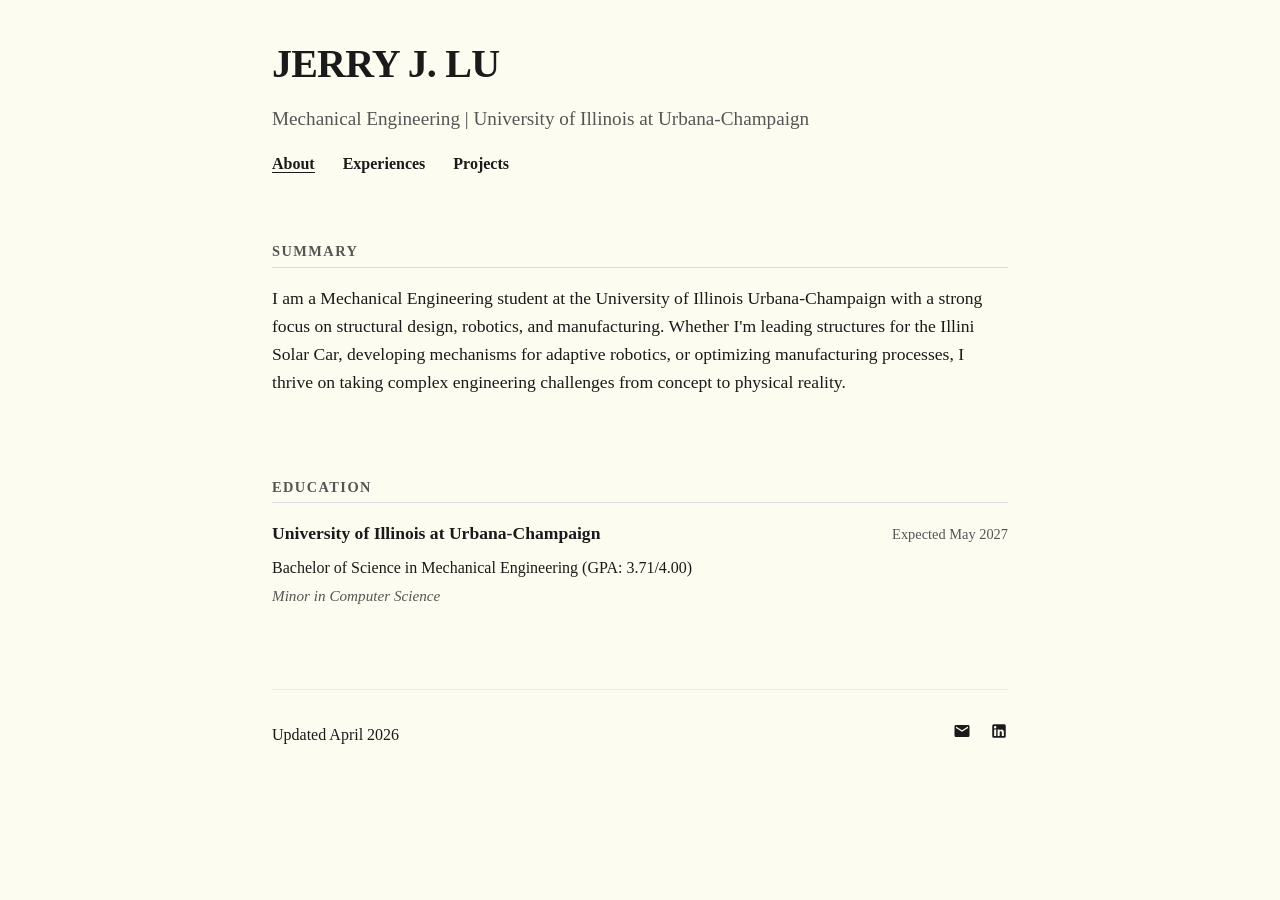
<file: index.html>
<!DOCTYPE html>
<html lang="en">
<head>
    <meta charset="UTF-8">
    <meta name="viewport" content="width=device-width, initial-scale=1.0">
    <title>Jerry J. Lu | Mechanical Engineering</title>
    <link rel="stylesheet" href="styles.css">
</head>
<body>
    <nav class="timeline-nav">
        <div class="timeline-line"></div>
        <a href="#summary" class="timeline-dot" data-label="Intro"></a>
        <a href="#education" class="timeline-dot" data-label="Education"></a>
    </nav>

    <header>
        <h1>JERRY J. LU</h1>
        <p class="subtitle">Mechanical Engineering | University of Illinois at Urbana-Champaign</p>
        <nav>
            <a href="index.html" class="active">About</a>
            <a href="resume.html">Experiences</a>
            <a href="portfolio.html">Projects</a>
        </nav>
    </header>

    <main>
        <section id="summary">
            <h2>Summary</h2>
            <p class="summary">
                I am a Mechanical Engineering student at the University of Illinois Urbana-Champaign with a strong focus on structural design, robotics, and manufacturing. Whether I'm leading structures for the Illini Solar Car, developing mechanisms for adaptive robotics, or optimizing manufacturing processes, I thrive on taking complex engineering challenges from concept to physical reality.
            </p>
        </section>

        <section id="education">
            <h2>Education</h2>
            <div class="education-item">
                <div class="education-header">
                    <span class="university">University of Illinois at Urbana-Champaign</span>
                    <span class="date">Expected May 2027</span>
                </div>
                <div class="degree-info">Bachelor of Science in Mechanical Engineering (GPA: 3.71/4.00)</div>
                <div class="minor-info">Minor in Computer Science</div>
            </div>
        </section>
    </main>

    <footer>
        <p>Updated April 2026</p>
        <div class="footer-links">
            <a href="mailto:JerryJLu@Outlook.com" title="Email">
                <svg class="icon" viewBox="0 0 24 24" xmlns="http://www.w3.org/2000/svg"><path d="M20 4H4c-1.1 0-1.99.9-1.99 2L2 18c0 1.1.9 2 2 2h16c1.1 0 2-.9 2-2V6c0-1.1-.9-2-2-2zm0 4l-8 5-8-5V6l8 5 8-5v2z"/></svg>
            </a>
            <a href="https://linkedin.com/in/jerry-lu2/" target="_blank" title="LinkedIn">
                <svg class="icon" viewBox="0 0 24 24" xmlns="http://www.w3.org/2000/svg"><path d="M19 3a2 2 0 0 1 2 2v14a2 2 0 0 1-2 2H5a2 2 0 0 1-2-2V5a2 2 0 0 1 2-2h14m-.5 15.5v-5.3a3.26 3.26 0 0 0-3.26-3.26c-.85 0-1.84.52-2.32 1.3v-1.11h-2.79v8.37h2.79v-4.93c0-.77.62-1.4 1.39-1.4a1.4 1.4 0 0 1 1.4 1.4v4.93h2.79M6.88 8.56a1.68 1.68 0 0 0 1.68-1.68c0-.93-.75-1.69-1.68-1.69a1.69 1.69 0 0 0-1.69 1.69c0 .93.76 1.68 1.69 1.68m1.39 9.94v-8.37H5.5v8.37h2.77z"/></svg>
            </a>
        </div>
    </footer>
    <script src="script.js"></script>
</body>
</html>
</file>
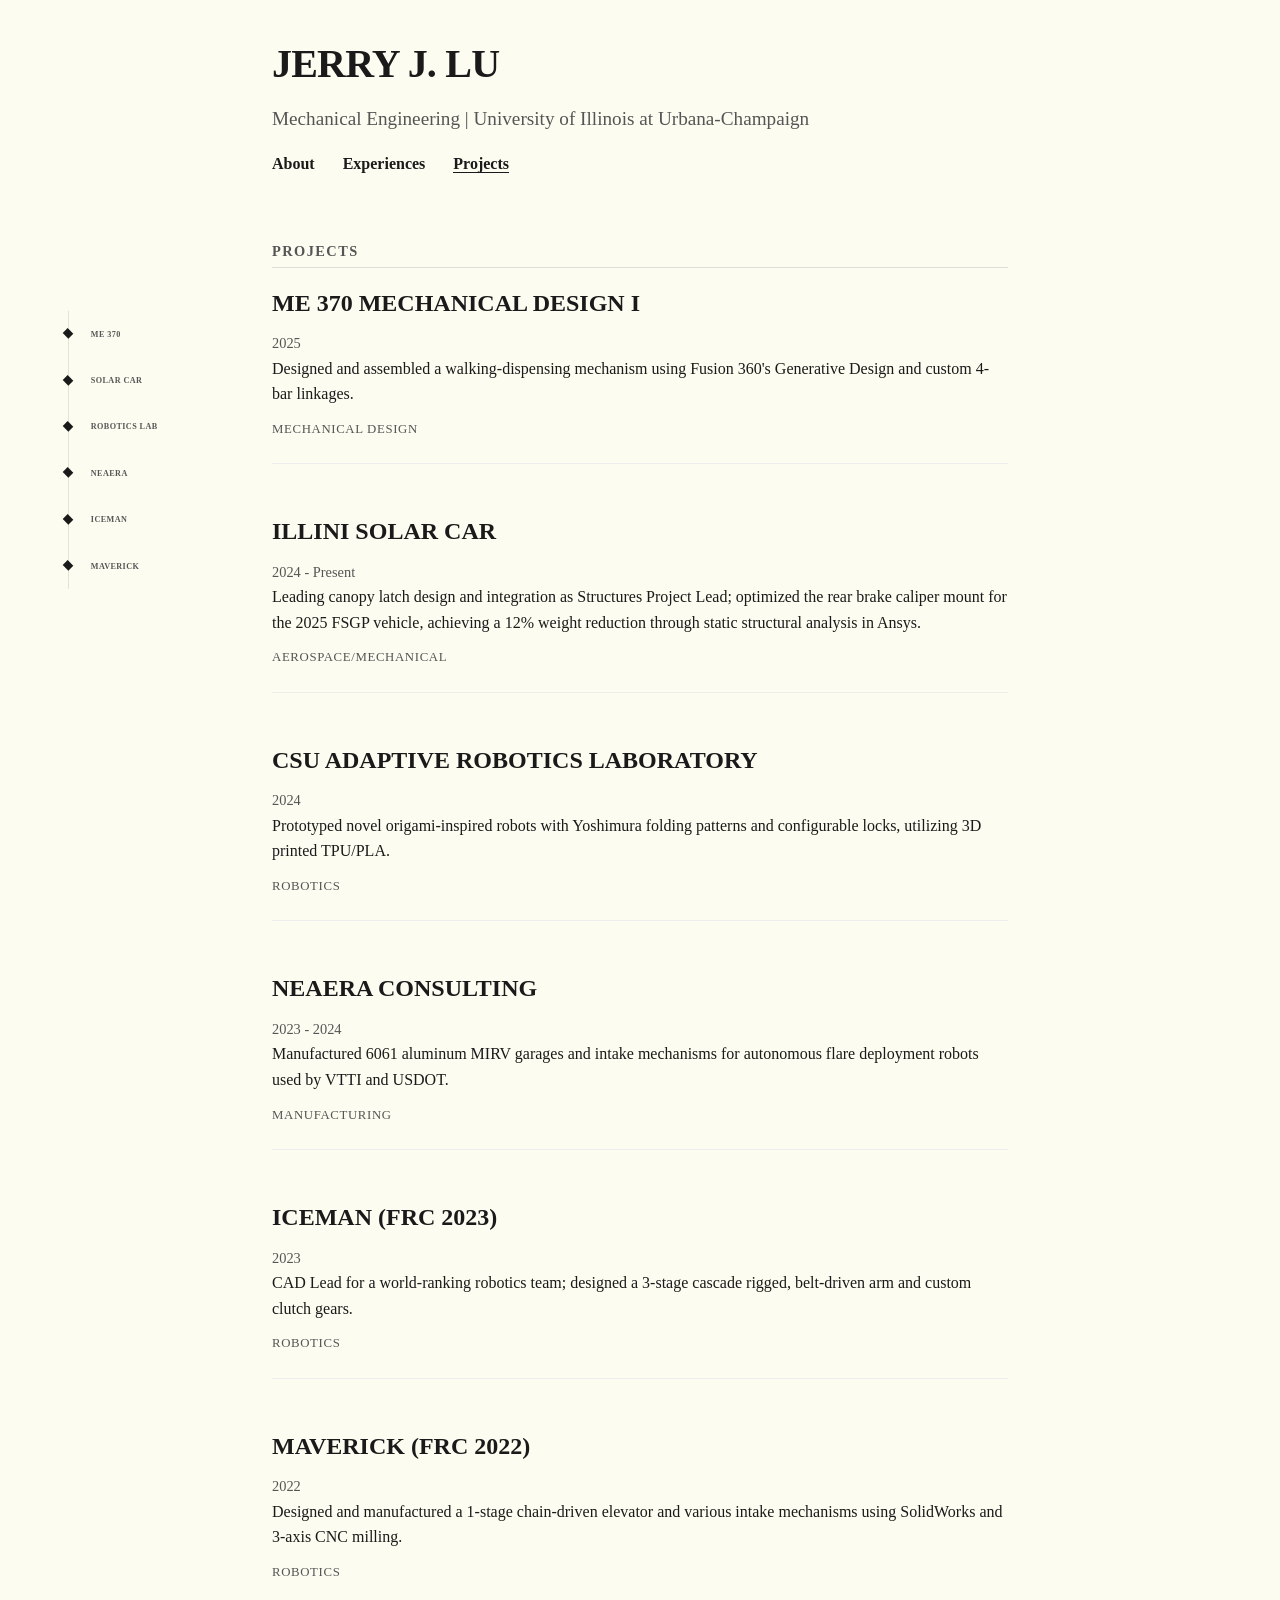
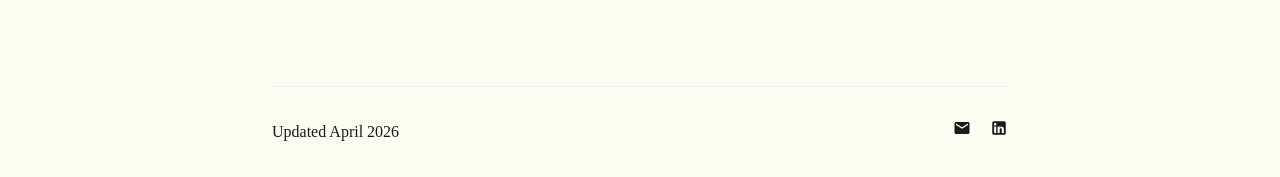
<file: portfolio.html>
<!DOCTYPE html>
<html lang="en">
<head>
    <meta charset="UTF-8">
    <meta name="viewport" content="width=device-width, initial-scale=1.0">
    <title>Projects | Jerry J. Lu</title>
    <link rel="stylesheet" href="styles.css">
</head>
<body>
    <nav class="timeline-nav">
        <div class="timeline-line"></div>
        <a href="#me370" class="timeline-dot" data-label="ME 370"></a>
        <a href="#solarcar" class="timeline-dot" data-label="Solar Car"></a>
        <a href="#robotics" class="timeline-dot" data-label="Robotics Lab"></a>
        <a href="#neaera" class="timeline-dot" data-label="Neaera"></a>
        <a href="#frc2023" class="timeline-dot" data-label="Iceman"></a>
        <a href="#frc2022" class="timeline-dot" data-label="Maverick"></a>
    </nav>

    <header>
        <h1>JERRY J. LU</h1>
        <p class="subtitle">Mechanical Engineering | University of Illinois at Urbana-Champaign</p>
        <nav>
            <a href="index.html">About</a>
            <a href="resume.html">Experiences</a>
            <a href="portfolio.html" class="active">Projects</a>
        </nav>
    </header>

    <main>
        <section id="portfolio">
            <h2>Projects</h2>
            <div class="portfolio-list">
                
                <article class="portfolio-item" id="me370">
                    <div class="portfolio-header">
                        <a href="project-me370.html" class="portfolio-title">ME 370 MECHANICAL DESIGN I</a>
                        <span class="date">2025</span>
                    </div>
                    <p class="portfolio-description">Designed and assembled a walking-dispensing mechanism using Fusion 360's Generative Design and custom 4-bar linkages.</p>
                    <div class="portfolio-meta">Mechanical Design</div>
                </article>

                <article class="portfolio-item" id="solarcar">
                    <div class="portfolio-header">
                        <a href="project-solarcar.html" class="portfolio-title">ILLINI SOLAR CAR</a>
                        <span class="date">2024 - Present</span>
                    </div>
                    <p class="portfolio-description">Leading canopy latch design and integration as Structures Project Lead; optimized the rear brake caliper mount for the 2025 FSGP vehicle, achieving a 12% weight reduction through static structural analysis in Ansys.</p>
                    <div class="portfolio-meta">Aerospace/Mechanical</div>
                </article>

                <article class="portfolio-item" id="robotics">
                    <div class="portfolio-header">
                        <a href="project-robotics.html" class="portfolio-title">CSU ADAPTIVE ROBOTICS LABORATORY</a>
                        <span class="date">2024</span>
                    </div>
                    <p class="portfolio-description">Prototyped novel origami-inspired robots with Yoshimura folding patterns and configurable locks, utilizing 3D printed TPU/PLA.</p>
                    <div class="portfolio-meta">Robotics</div>
                </article>

                <article class="portfolio-item" id="neaera">
                    <div class="portfolio-header">
                        <a href="project-neaera.html" class="portfolio-title">NEAERA CONSULTING</a>
                        <span class="date">2023 - 2024</span>
                    </div>
                    <p class="portfolio-description">Manufactured 6061 aluminum MIRV garages and intake mechanisms for autonomous flare deployment robots used by VTTI and USDOT.</p>
                    <div class="portfolio-meta">Manufacturing</div>
                </article>

                <article class="portfolio-item" id="frc2023">
                    <div class="portfolio-header">
                        <a href="project-frc2023.html" class="portfolio-title">ICEMAN (FRC 2023)</a>
                        <span class="date">2023</span>
                    </div>
                    <p class="portfolio-description">CAD Lead for a world-ranking robotics team; designed a 3-stage cascade rigged, belt-driven arm and custom clutch gears.</p>
                    <div class="portfolio-meta">Robotics</div>
                </article>

                <article class="portfolio-item" id="frc2022">
                    <div class="portfolio-header">
                        <a href="project-frc2022.html" class="portfolio-title">MAVERICK (FRC 2022)</a>
                        <span class="date">2022</span>
                    </div>
                    <p class="portfolio-description">Designed and manufactured a 1-stage chain-driven elevator and various intake mechanisms using SolidWorks and 3-axis CNC milling.</p>
                    <div class="portfolio-meta">Robotics</div>
                </article>

            </div>
        </section>
    </main>

    <footer>
        <p>Updated April 2026</p>
        <div class="footer-links">
            <a href="mailto:JerryJLu@Outlook.com" title="Email">
                <svg class="icon" viewBox="0 0 24 24" xmlns="http://www.w3.org/2000/svg"><path d="M20 4H4c-1.1 0-1.99.9-1.99 2L2 18c0 1.1.9 2 2 2h16c1.1 0 2-.9 2-2V6c0-1.1-.9-2-2-2zm0 4l-8 5-8-5V6l8 5 8-5v2z"/></svg>
            </a>
            <a href="https://linkedin.com/in/jerry-lu2/" target="_blank" title="LinkedIn">
                <svg class="icon" viewBox="0 0 24 24" xmlns="http://www.w3.org/2000/svg"><path d="M19 3a2 2 0 0 1 2 2v14a2 2 0 0 1-2 2H5a2 2 0 0 1-2-2V5a2 2 0 0 1 2-2h14m-.5 15.5v-5.3a3.26 3.26 0 0 0-3.26-3.26c-.85 0-1.84.52-2.32 1.3v-1.11h-2.79v8.37h2.79v-4.93c0-.77.62-1.4 1.39-1.4a1.4 1.4 0 0 1 1.4 1.4v4.93h2.79M6.88 8.56a1.68 1.68 0 0 0 1.68-1.68c0-.93-.75-1.69-1.68-1.69a1.69 1.69 0 0 0-1.69 1.69c0 .93.76 1.68 1.69 1.68m1.39 9.94v-8.37H5.5v8.37h2.77z"/></svg>
            </a>
        </div>
    </footer>
    <script src="script.js"></script>
</body>
</html></body>
</html>
</file>
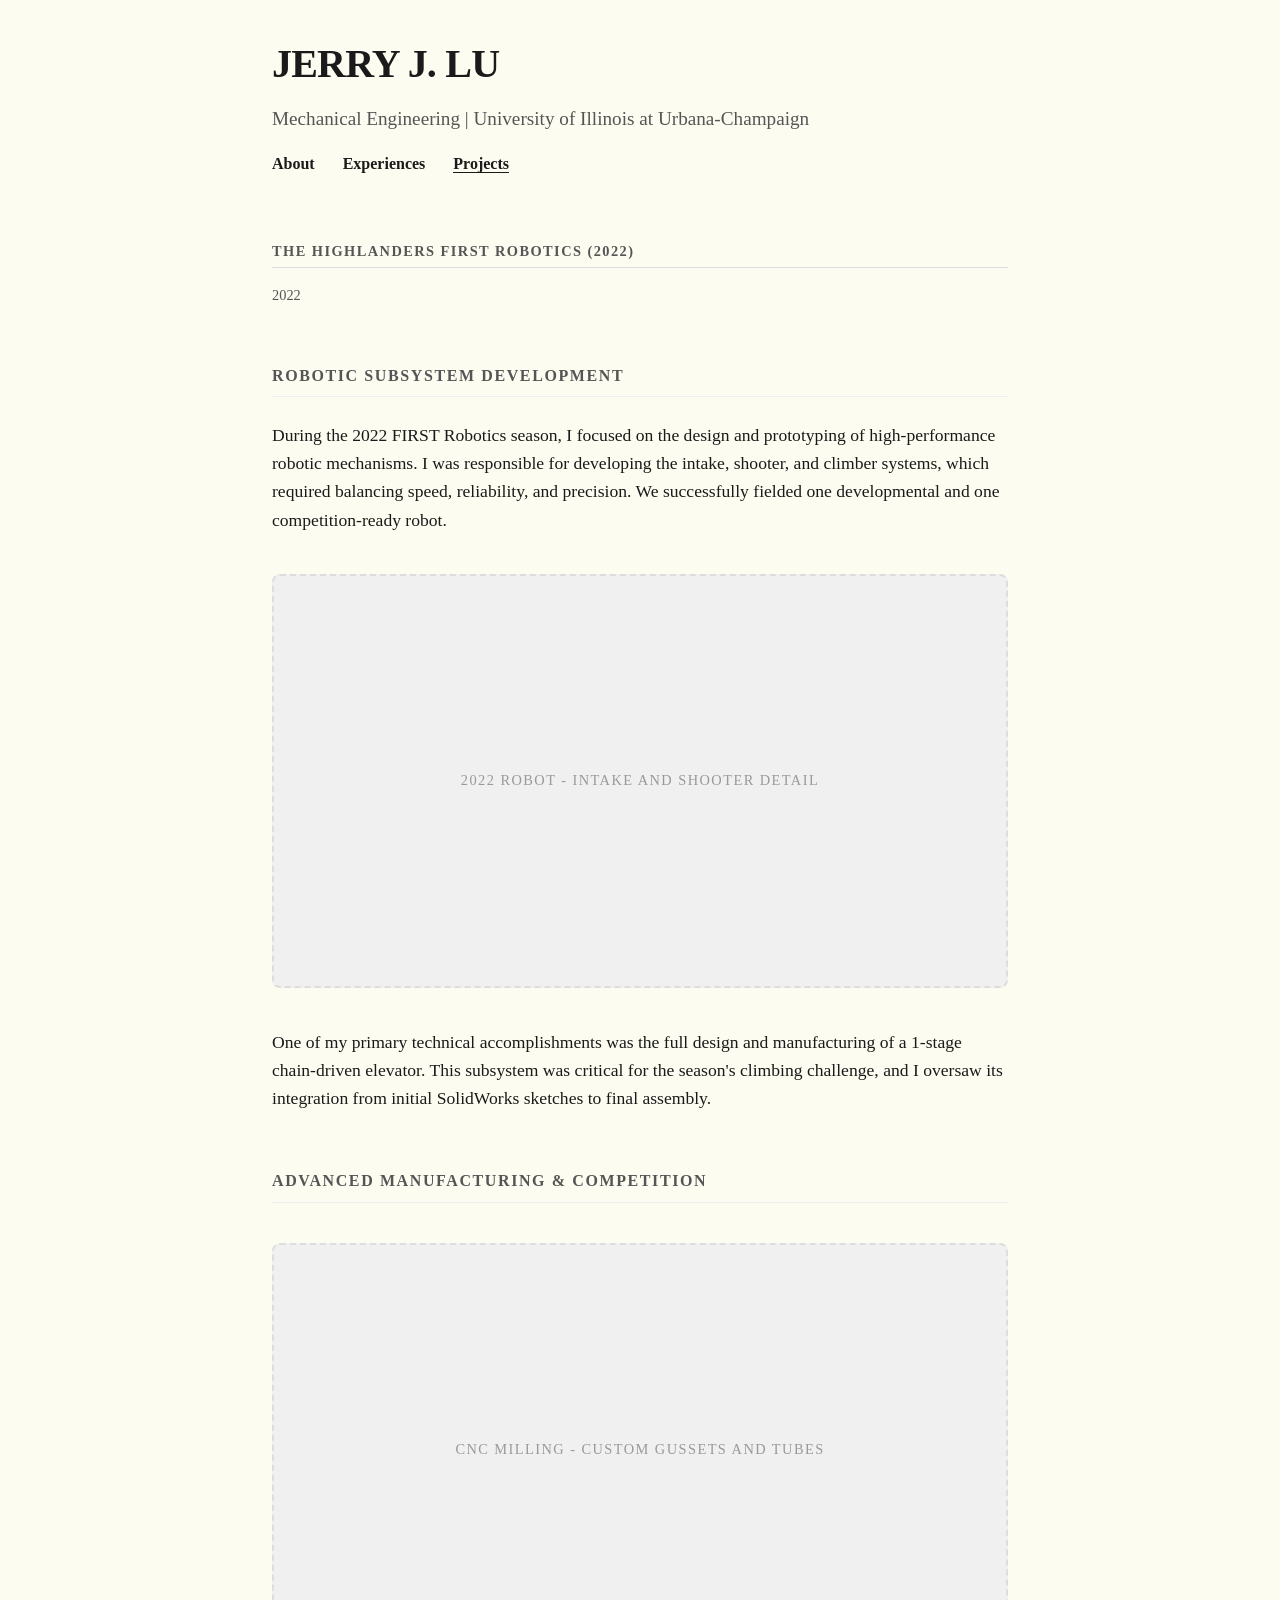
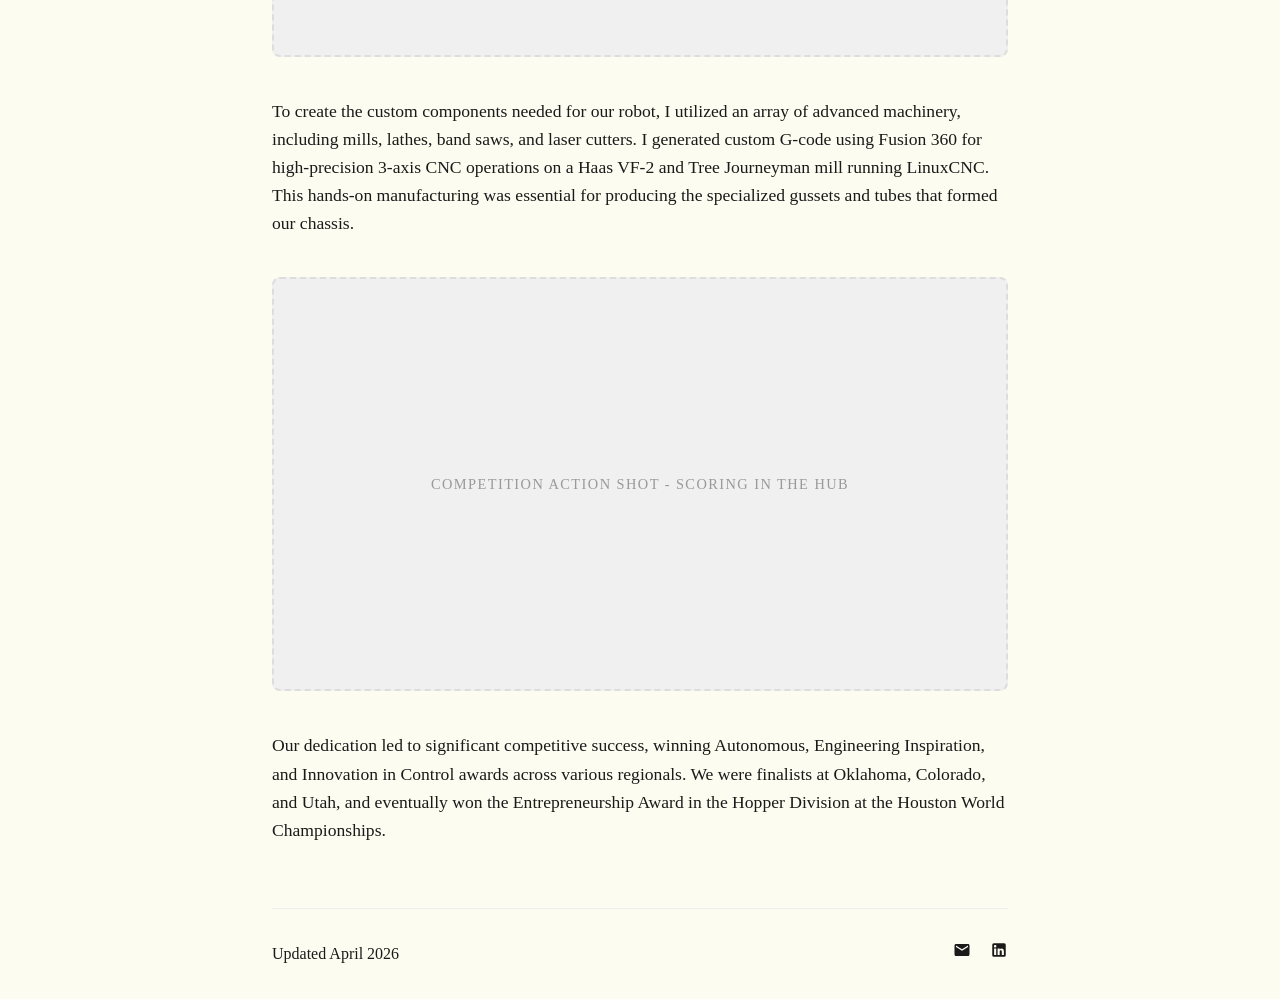
<file: project-frc2022.html>
<!DOCTYPE html>
<html lang="en">
<head>
    <meta charset="UTF-8">
    <meta name="viewport" content="width=device-width, initial-scale=1.0">
    <title>FRC 2022 | Jerry J. Lu</title>
    <link rel="stylesheet" href="styles.css">
</head>
<body>
    <header>
        <h1>JERRY J. LU</h1>
        <p class="subtitle">Mechanical Engineering | University of Illinois at Urbana-Champaign</p>
        <nav>
            <a href="index.html">About</a>
            <a href="resume.html">Experiences</a>
            <a href="portfolio.html" class="active">Projects</a>
        </nav>
    </header>

    <main class="project-flow">
        <div class="project-header">
            <h2 class="project-title">THE HIGHLANDERS FIRST ROBOTICS (2022)</h2>
            <p class="date">2022</p>
        </div>

        <section class="project-section">
            <h3>Robotic Subsystem Development</h3>
            <p>
                During the 2022 FIRST Robotics season, I focused on the design and prototyping of high-performance robotic mechanisms. I was responsible for developing the intake, shooter, and climber systems, which required balancing speed, reliability, and precision. We successfully fielded one developmental and one competition-ready robot.
            </p>
            <div class="media-placeholder">2022 Robot - Intake and Shooter Detail</div>
            <p>
                One of my primary technical accomplishments was the full design and manufacturing of a 1-stage chain-driven elevator. This subsystem was critical for the season's climbing challenge, and I oversaw its integration from initial SolidWorks sketches to final assembly.
            </p>
        </section>

        <section class="project-section">
            <h3>Advanced Manufacturing & Competition</h3>
            <div class="media-placeholder">CNC Milling - Custom Gussets and Tubes</div>
            <p>
                To create the custom components needed for our robot, I utilized an array of advanced machinery, including mills, lathes, band saws, and laser cutters. I generated custom G-code using Fusion 360 for high-precision 3-axis CNC operations on a Haas VF-2 and Tree Journeyman mill running LinuxCNC. This hands-on manufacturing was essential for producing the specialized gussets and tubes that formed our chassis.
            </p>
            <div class="media-placeholder">Competition Action Shot - Scoring in the Hub</div>
            <p>
                Our dedication led to significant competitive success, winning Autonomous, Engineering Inspiration, and Innovation in Control awards across various regionals. We were finalists at Oklahoma, Colorado, and Utah, and eventually won the Entrepreneurship Award in the Hopper Division at the Houston World Championships.
            </p>
        </section>
    </main>

    <footer>
        <p>Updated April 2026</p>
        <div class="footer-links">
            <a href="mailto:JerryJLu@Outlook.com" title="Email">
                <svg class="icon" viewBox="0 0 24 24" xmlns="http://www.w3.org/2000/svg"><path d="M20 4H4c-1.1 0-1.99.9-1.99 2L2 18c0 1.1.9 2 2 2h16c1.1 0 2-.9 2-2V6c0-1.1-.9-2-2-2zm0 4l-8 5-8-5V6l8 5 8-5v2z"/></svg>
            </a>
            <a href="https://linkedin.com/in/jerry-lu2/" target="_blank" title="LinkedIn">
                <svg class="icon" viewBox="0 0 24 24" xmlns="http://www.w3.org/2000/svg"><path d="M19 3a2 2 0 0 1 2 2v14a2 2 0 0 1-2 2H5a2 2 0 0 1-2-2V5a2 2 0 0 1 2-2h14m-.5 15.5v-5.3a3.26 3.26 0 0 0-3.26-3.26c-.85 0-1.84.52-2.32 1.3v-1.11h-2.79v8.37h2.79v-4.93c0-.77.62-1.4 1.39-1.4a1.4 1.4 0 0 1 1.4 1.4v4.93h2.79M6.88 8.56a1.68 1.68 0 0 0 1.68-1.68c0-.93-.75-1.69-1.68-1.69a1.69 1.69 0 0 0-1.69 1.69c0 .93.76 1.68 1.69 1.68m1.39 9.94v-8.37H5.5v8.37h2.77z"/></svg>
            </a>
        </div>
    </footer>
    <script src="script.js"></script>
</body>
</html>
</file>
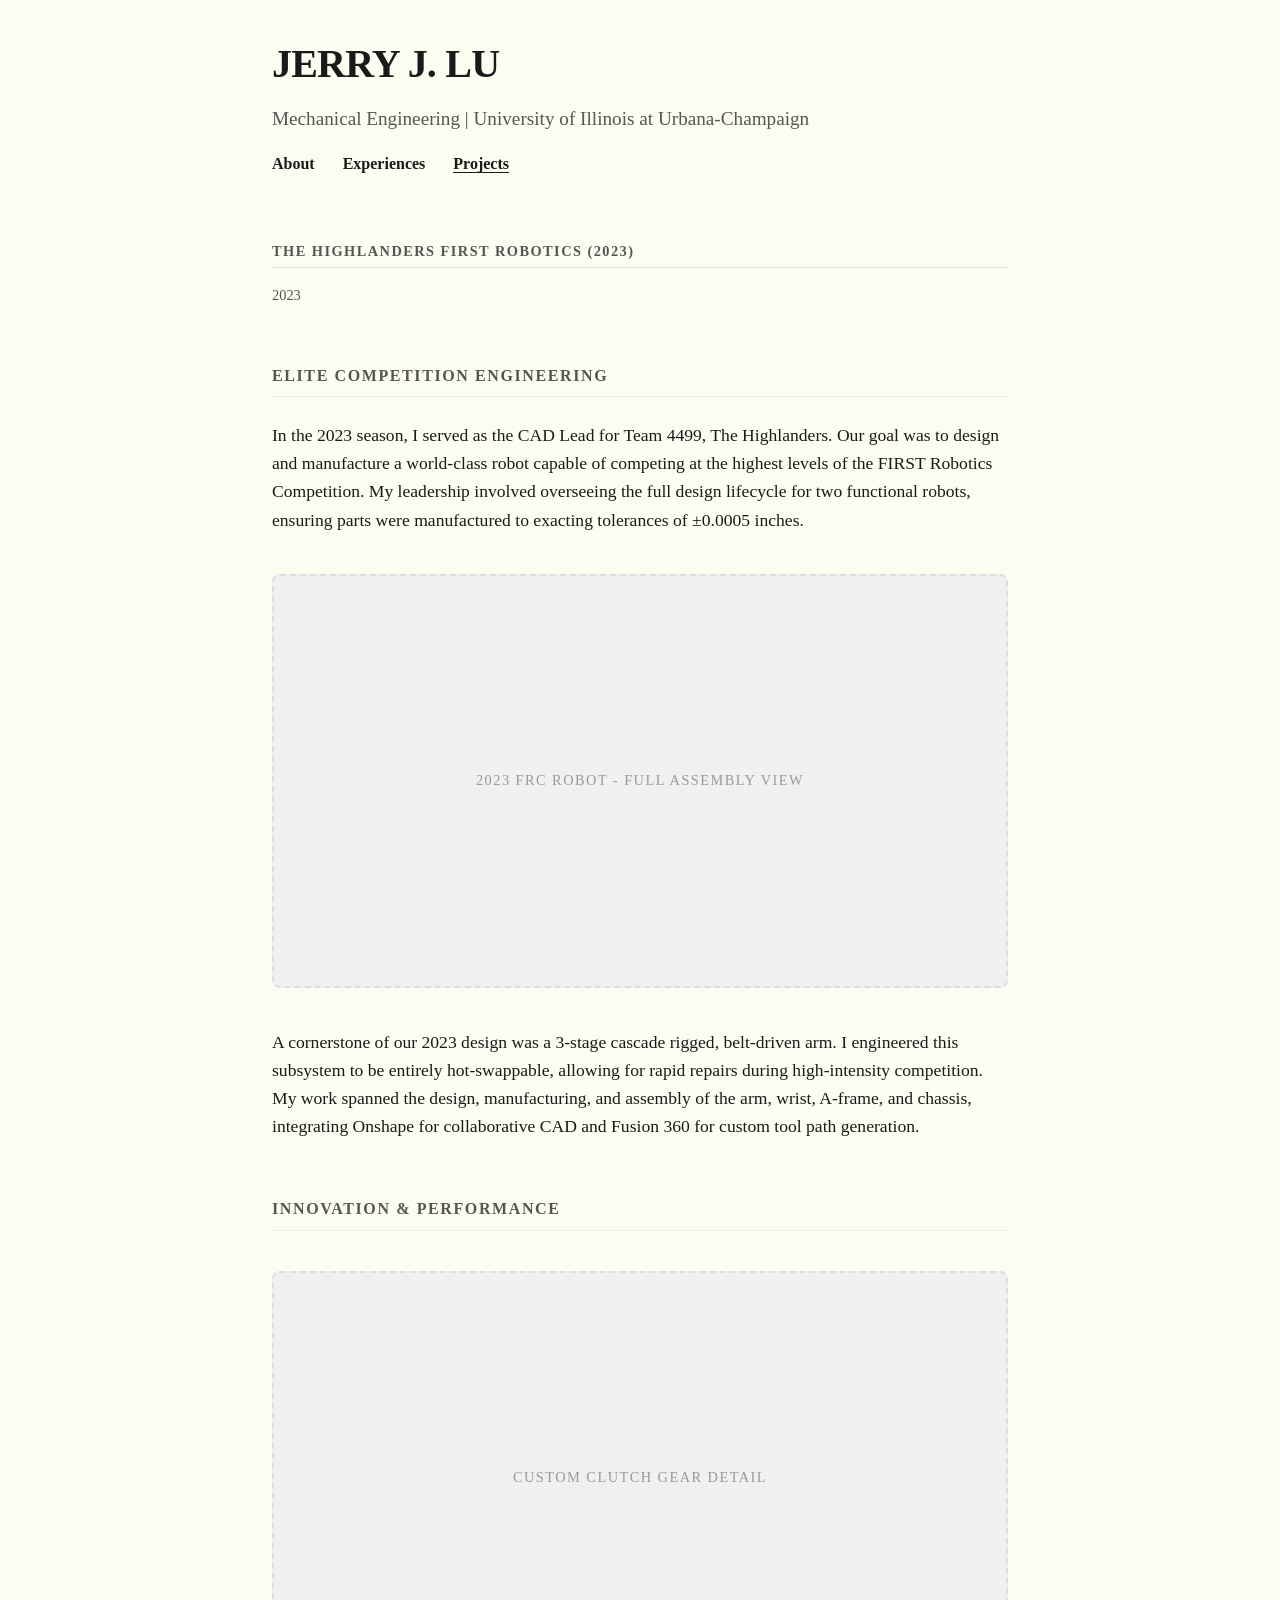
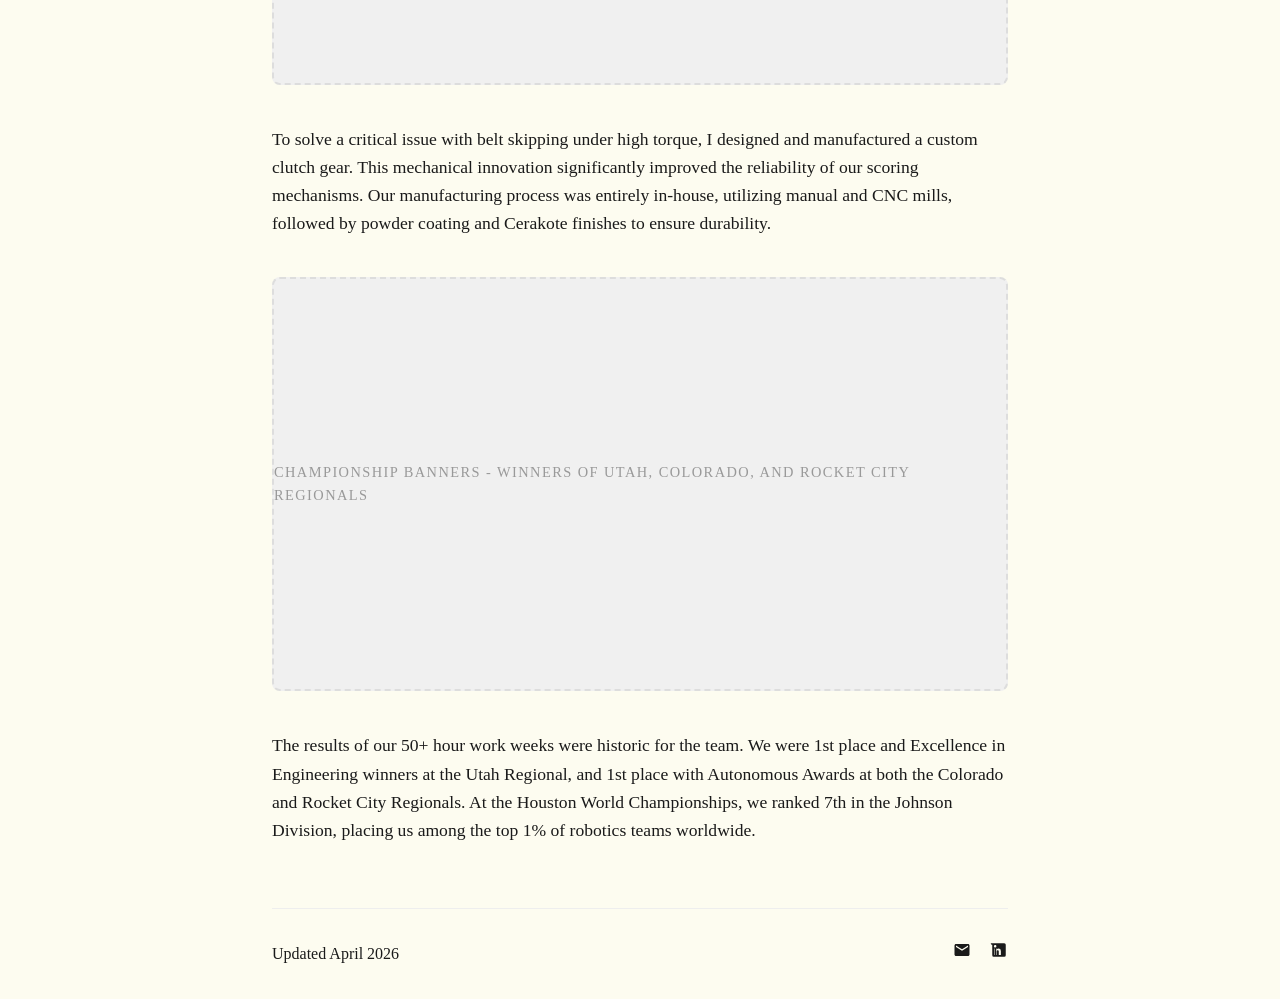
<file: project-frc2023.html>
<!DOCTYPE html>
<html lang="en">
<head>
    <meta charset="UTF-8">
    <meta name="viewport" content="width=device-width, initial-scale=1.0">
    <title>FRC 2023 | Jerry J. Lu</title>
    <link rel="stylesheet" href="styles.css">
</head>
<body>
    <header>
        <h1>JERRY J. LU</h1>
        <p class="subtitle">Mechanical Engineering | University of Illinois at Urbana-Champaign</p>
        <nav>
            <a href="index.html">About</a>
            <a href="resume.html">Experiences</a>
            <a href="portfolio.html" class="active">Projects</a>
        </nav>
    </header>

    <main class="project-flow">
        <div class="project-header">
            <h2 class="project-title">THE HIGHLANDERS FIRST ROBOTICS (2023)</h2>
            <p class="date">2023</p>
        </div>

        <section class="project-section">
            <h3>Elite Competition Engineering</h3>
            <p>
                In the 2023 season, I served as the CAD Lead for Team 4499, The Highlanders. Our goal was to design and manufacture a world-class robot capable of competing at the highest levels of the FIRST Robotics Competition. My leadership involved overseeing the full design lifecycle for two functional robots, ensuring parts were manufactured to exacting tolerances of ±0.0005 inches.
            </p>
            <div class="media-placeholder">2023 FRC Robot - Full Assembly View</div>
            <p>
                A cornerstone of our 2023 design was a 3-stage cascade rigged, belt-driven arm. I engineered this subsystem to be entirely hot-swappable, allowing for rapid repairs during high-intensity competition. My work spanned the design, manufacturing, and assembly of the arm, wrist, A-frame, and chassis, integrating Onshape for collaborative CAD and Fusion 360 for custom tool path generation.
            </p>
        </section>

        <section class="project-section">
            <h3>Innovation & Performance</h3>
            <div class="media-placeholder">Custom Clutch Gear Detail</div>
            <p>
                To solve a critical issue with belt skipping under high torque, I designed and manufactured a custom clutch gear. This mechanical innovation significantly improved the reliability of our scoring mechanisms. Our manufacturing process was entirely in-house, utilizing manual and CNC mills, followed by powder coating and Cerakote finishes to ensure durability.
            </p>
            <div class="media-placeholder">Championship Banners - Winners of Utah, Colorado, and Rocket City Regionals</div>
            <p>
                The results of our 50+ hour work weeks were historic for the team. We were 1st place and Excellence in Engineering winners at the Utah Regional, and 1st place with Autonomous Awards at both the Colorado and Rocket City Regionals. At the Houston World Championships, we ranked 7th in the Johnson Division, placing us among the top 1% of robotics teams worldwide.
            </p>
        </section>
    </main>

    <footer>
        <p>Updated April 2026</p>
        <div class="footer-links">
            <a href="mailto:JerryJLu@Outlook.com" title="Email">
                <svg class="icon" viewBox="0 0 24 24" xmlns="http://www.w3.org/2000/svg"><path d="M20 4H4c-1.1 0-1.99.9-1.99 2L2 18c0 1.1.9 2 2 2h16c1.1 0 2-.9 2-2V6c0-1.1-.9-2-2-2zm0 4l-8 5-8-5V6l8 5 8-5v2z"/></svg>
            </a>
            <a href="https://linkedin.com/in/jerry-lu2/" target="_blank" title="LinkedIn">
                <svg class="icon" viewBox="0 0 24 24" xmlns="http://www.w3.org/2000/svg"><path d="M19 3a2 2 0 0 1 2 2v14a2 2 0 0 1-2 2H5a2 2 0 0 1-2-2V5a2 2 0 0 1-2-2h14m-.5 15.5v-5.3a3.26 3.26 0 0 0-3.26-3.26c-.85 0-1.84.52-2.32 1.3v-1.11h-2.79v8.37h2.79v-4.93c0-.77.62-1.4 1.39-1.4a1.4 1.4 0 0 1 1.4 1.4v4.93h2.79M6.88 8.56a1.68 1.68 0 0 0 1.68-1.68c0-.93-.75-1.69-1.68-1.69a1.69 1.69 0 0 0-1.69 1.69c0 .93.76 1.68 1.69 1.68m1.39 9.94v-8.37H5.5v8.37h2.77z"/></svg>
            </a>
        </div>
    </footer>
    <script src="script.js"></script>
</body>
</html>
</file>
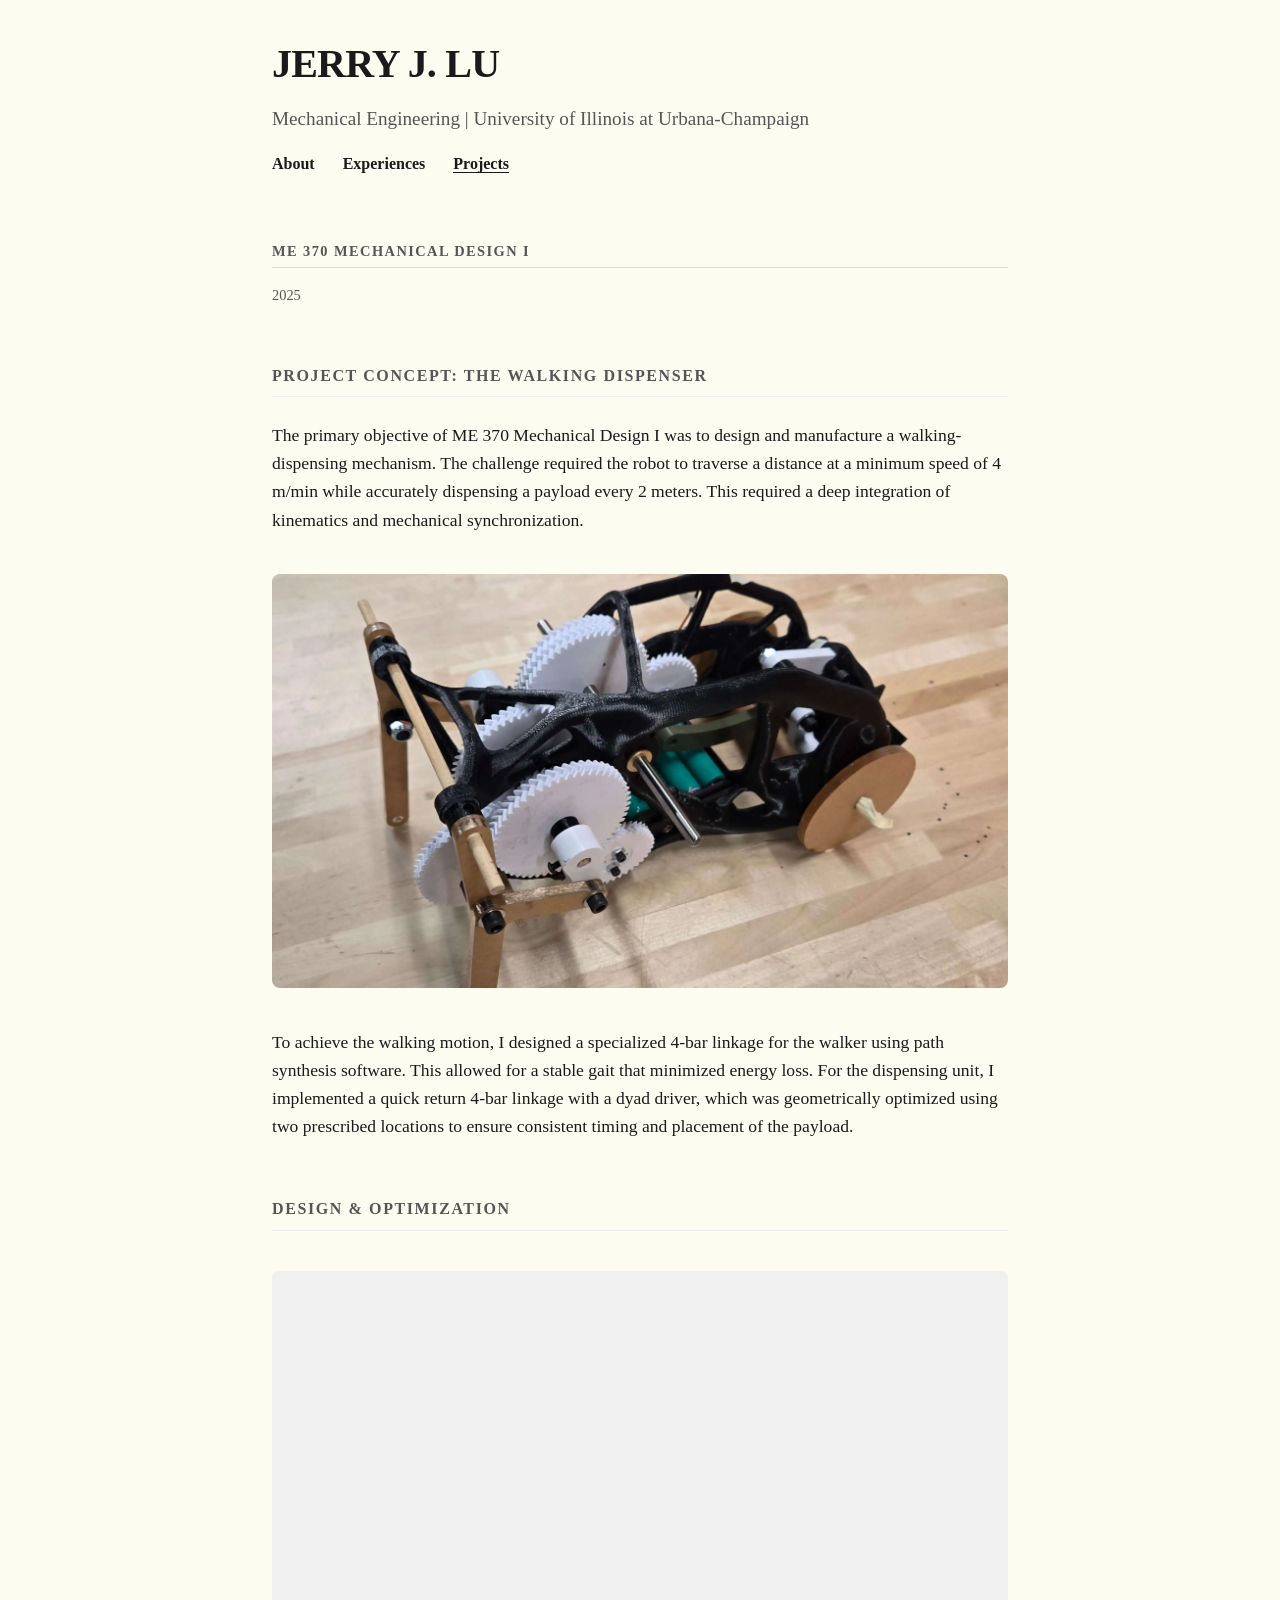
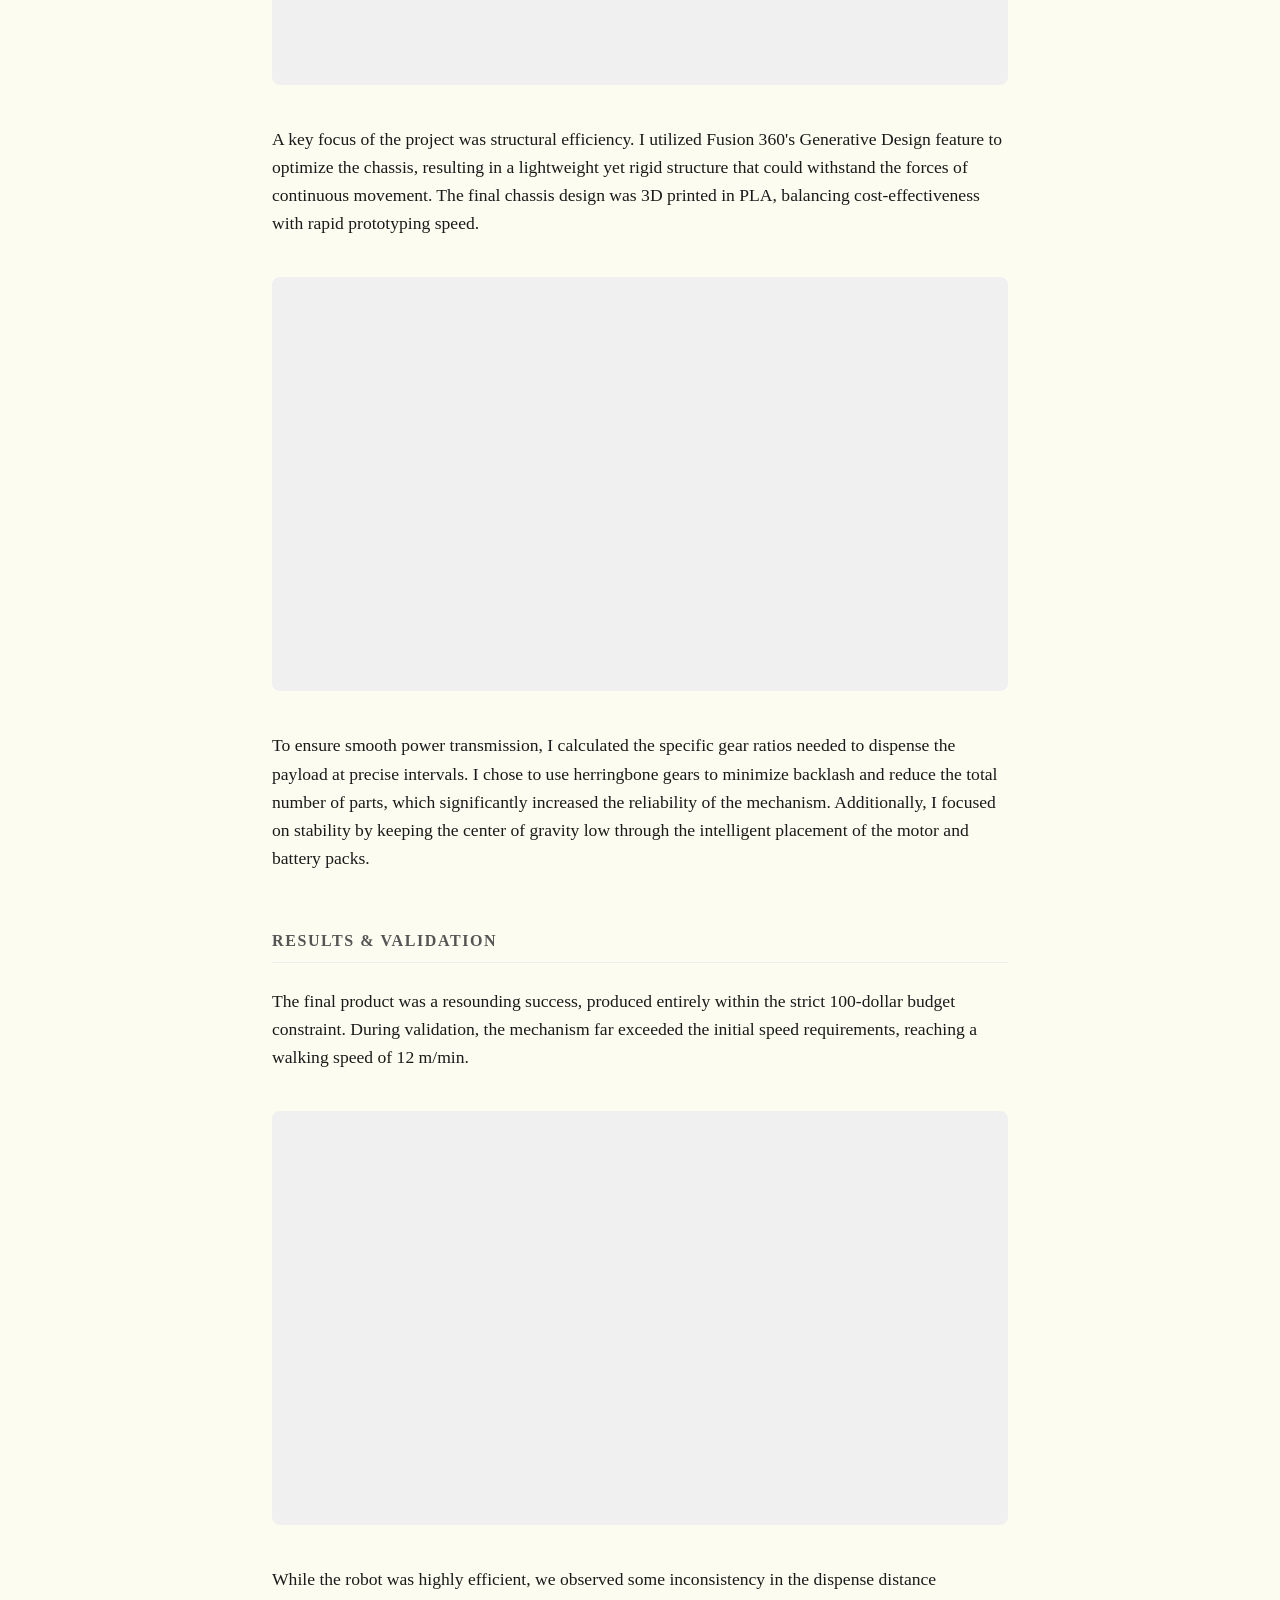
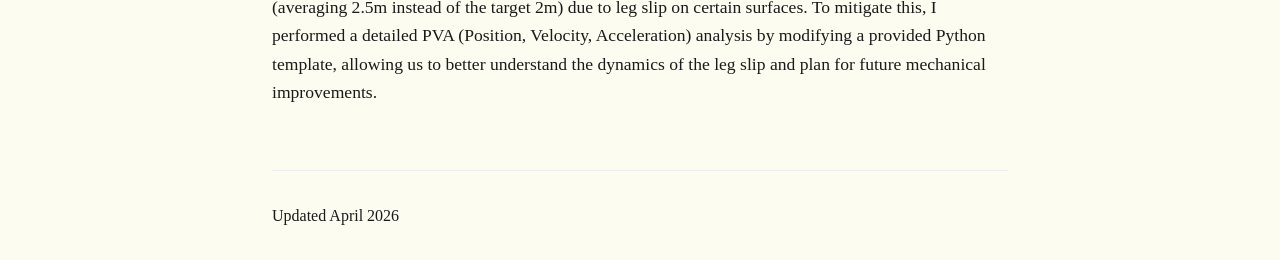
<file: project-me370.html>
<!DOCTYPE html>
<html lang="en">
<head>
    <meta charset="UTF-8">
    <meta name="viewport" content="width=device-width, initial-scale=1.0">
    <title>ME 370 Mechanical Design I | Jerry J. Lu</title>
    <link rel="stylesheet" href="styles.css">
</head>
<body>
    <header>
        <h1>JERRY J. LU</h1>
        <p class="subtitle">Mechanical Engineering | University of Illinois at Urbana-Champaign</p>
        <nav>
            <a href="index.html">About</a>
            <a href="resume.html">Experiences</a>
            <a href="portfolio.html" class="active">Projects</a>
        </nav>
    </header>

    <main class="project-flow">
        <div class="project-header">
            <h2 class="project-title">ME 370 MECHANICAL DESIGN I</h2>
            <p class="date">2025</p>
        </div>

        <section class="project-section">
            <h3>Project Concept: The Walking Dispenser</h3>
            <p>
                The primary objective of ME 370 Mechanical Design I was to design and manufacture a walking-dispensing mechanism. The challenge required the robot to traverse a distance at a minimum speed of 4 m/min while accurately dispensing a payload every 2 meters. This required a deep integration of kinematics and mechanical synchronization.
            </p>
            <img src="portfolio-files/me370/walker-v2.webp" alt="Walking-Dispensing Mechanism" class="project-media-item">
            <p>
                To achieve the walking motion, I designed a specialized 4-bar linkage for the walker using path synthesis software. This allowed for a stable gait that minimized energy loss. For the dispensing unit, I implemented a quick return 4-bar linkage with a dyad driver, which was geometrically optimized using two prescribed locations to ensure consistent timing and placement of the payload.
            </p>
        </section>

        <section class="project-section">
            <h3>Design & Optimization</h3>
            <iframe class="project-media-item" src="https://www.youtube.com/embed/xmmhtdY4wYs" title="YouTube video player" frameborder="0" allow="accelerometer; autoplay; clipboard-write; encrypted-media; gyroscope; picture-in-picture; web-share" referrerpolicy="strict-origin-when-cross-origin" allowfullscreen></iframe>
            <p>
                A key focus of the project was structural efficiency. I utilized Fusion 360's Generative Design feature to optimize the chassis, resulting in a lightweight yet rigid structure that could withstand the forces of continuous movement. The final chassis design was 3D printed in PLA, balancing cost-effectiveness with rapid prototyping speed.
            </p>
            <iframe class="project-media-item" src="https://www.youtube.com/embed/OPP0N6a6_Hs" title="YouTube video player" frameborder="0" allow="accelerometer; autoplay; clipboard-write; encrypted-media; gyroscope; picture-in-picture; web-share" referrerpolicy="strict-origin-when-cross-origin" allowfullscreen></iframe>
            <p>
                To ensure smooth power transmission, I calculated the specific gear ratios needed to dispense the payload at precise intervals. I chose to use herringbone gears to minimize backlash and reduce the total number of parts, which significantly increased the reliability of the mechanism. Additionally, I focused on stability by keeping the center of gravity low through the intelligent placement of the motor and battery packs.
            </p>
        </section>

        <section class="project-section">
            <h3>Results & Validation</h3>
            <p>
                The final product was a resounding success, produced entirely within the strict 100-dollar budget constraint. During validation, the mechanism far exceeded the initial speed requirements, reaching a walking speed of 12 m/min.
            </p>
            <iframe class="project-media-item" src="https://www.youtube.com/embed/yWTixawF-jY" title="YouTube video player" frameborder="0" allow="accelerometer; autoplay; clipboard-write; encrypted-media; gyroscope; picture-in-picture; web-share" referrerpolicy="strict-origin-when-cross-origin" allowfullscreen></iframe>
            <p>
                While the robot was highly efficient, we observed some inconsistency in the dispense distance (averaging 2.5m instead of the target 2m) due to leg slip on certain surfaces. To mitigate this, I performed a detailed PVA (Position, Velocity, Acceleration) analysis by modifying a provided Python template, allowing us to better understand the dynamics of the leg slip and plan for future mechanical improvements.
            </p>
        </section>
    </main>

    <footer>
        <p>Updated April 2026</p>
    </footer>
    <script src="script.js"></script>
</body>
</html>
</file>
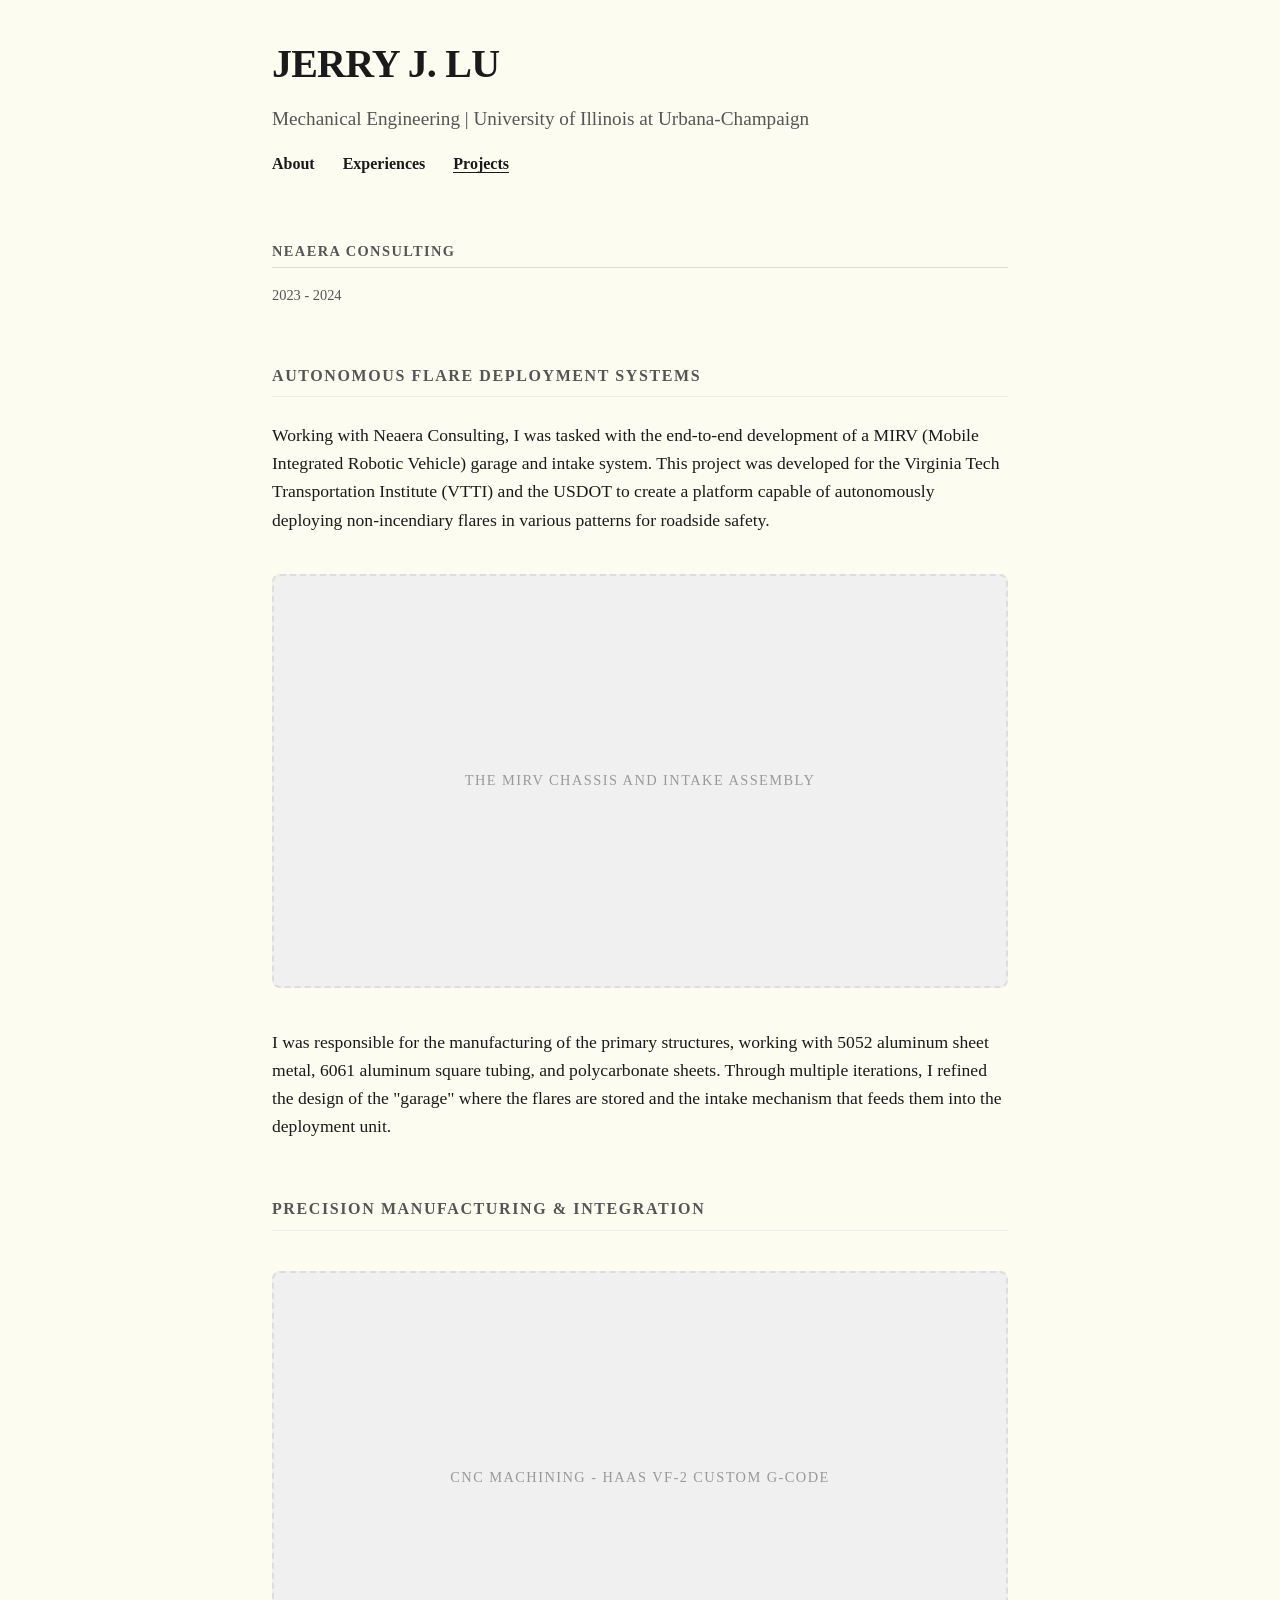
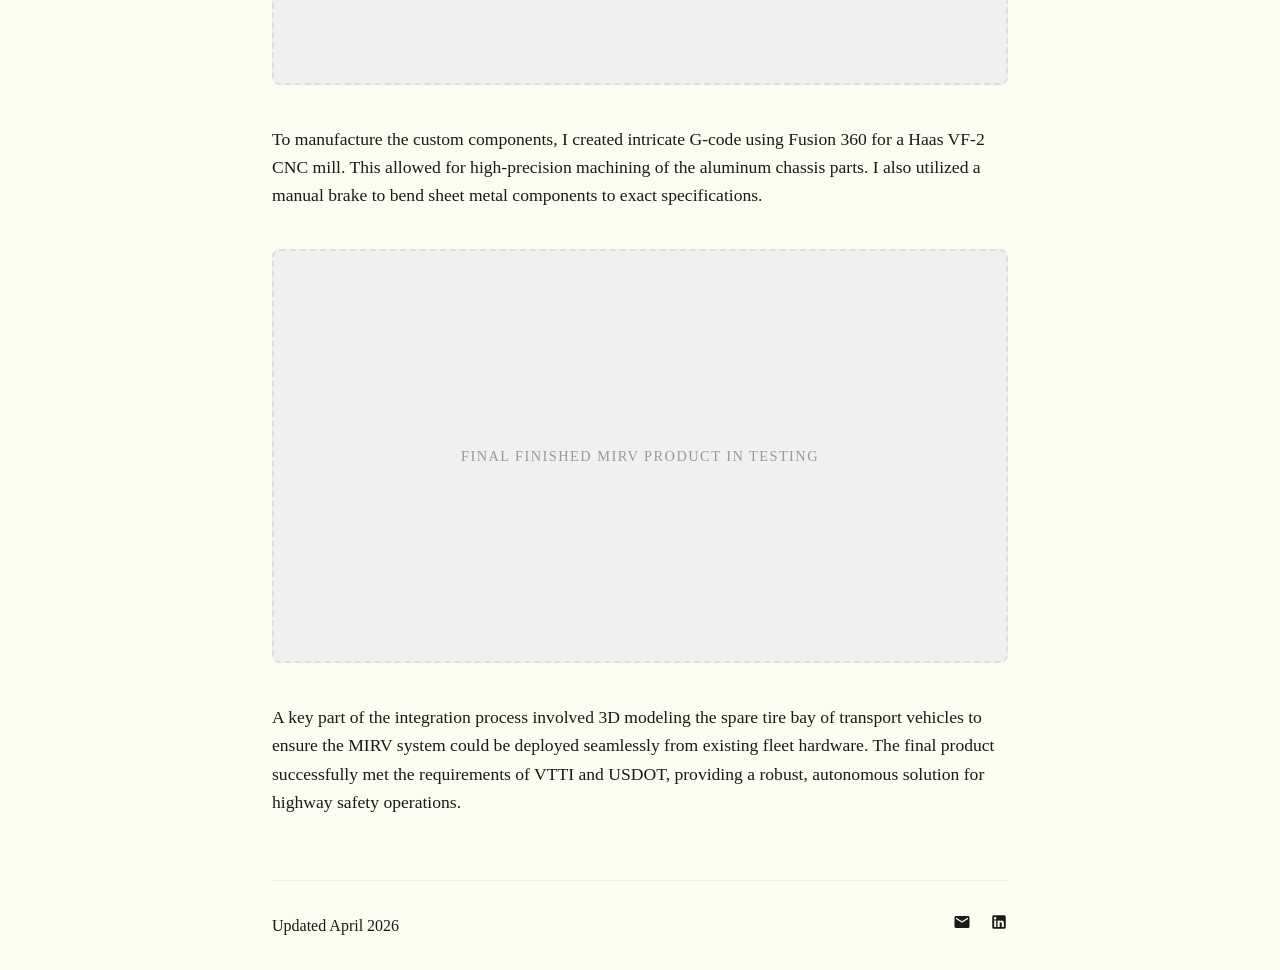
<file: project-neaera.html>
<!DOCTYPE html>
<html lang="en">
<head>
    <meta charset="UTF-8">
    <meta name="viewport" content="width=device-width, initial-scale=1.0">
    <title>Neaera Consulting | Jerry J. Lu</title>
    <link rel="stylesheet" href="styles.css">
</head>
<body>
    <header>
        <h1>JERRY J. LU</h1>
        <p class="subtitle">Mechanical Engineering | University of Illinois at Urbana-Champaign</p>
        <nav>
            <a href="index.html">About</a>
            <a href="resume.html">Experiences</a>
            <a href="portfolio.html" class="active">Projects</a>
        </nav>
    </header>

    <main class="project-flow">
        <div class="project-header">
            <h2 class="project-title">NEAERA CONSULTING</h2>
            <p class="date">2023 - 2024</p>
        </div>

        <section class="project-section">
            <h3>Autonomous Flare Deployment Systems</h3>
            <p>
                Working with Neaera Consulting, I was tasked with the end-to-end development of a MIRV (Mobile Integrated Robotic Vehicle) garage and intake system. This project was developed for the Virginia Tech Transportation Institute (VTTI) and the USDOT to create a platform capable of autonomously deploying non-incendiary flares in various patterns for roadside safety.
            </p>
            <div class="media-placeholder">The MIRV Chassis and Intake Assembly</div>
            <p>
                I was responsible for the manufacturing of the primary structures, working with 5052 aluminum sheet metal, 6061 aluminum square tubing, and polycarbonate sheets. Through multiple iterations, I refined the design of the "garage" where the flares are stored and the intake mechanism that feeds them into the deployment unit.
            </p>
        </section>

        <section class="project-section">
            <h3>Precision Manufacturing & Integration</h3>
            <div class="media-placeholder">CNC Machining - Haas VF-2 Custom G-Code</div>
            <p>
                To manufacture the custom components, I created intricate G-code using Fusion 360 for a Haas VF-2 CNC mill. This allowed for high-precision machining of the aluminum chassis parts. I also utilized a manual brake to bend sheet metal components to exact specifications.
            </p>
            <div class="media-placeholder">Final Finished MIRV product in testing</div>
            <p>
                A key part of the integration process involved 3D modeling the spare tire bay of transport vehicles to ensure the MIRV system could be deployed seamlessly from existing fleet hardware. The final product successfully met the requirements of VTTI and USDOT, providing a robust, autonomous solution for highway safety operations.
            </p>
        </section>
    </main>

    <footer>
        <p>Updated April 2026</p>
        <div class="footer-links">
            <a href="mailto:JerryJLu@Outlook.com" title="Email">
                <svg class="icon" viewBox="0 0 24 24" xmlns="http://www.w3.org/2000/svg"><path d="M20 4H4c-1.1 0-1.99.9-1.99 2L2 18c0 1.1.9 2 2 2h16c1.1 0 2-.9 2-2V6c0-1.1-.9-2-2-2zm0 4l-8 5-8-5V6l8 5 8-5v2z"/></svg>
            </a>
            <a href="https://linkedin.com/in/jerry-lu2/" target="_blank" title="LinkedIn">
                <svg class="icon" viewBox="0 0 24 24" xmlns="http://www.w3.org/2000/svg"><path d="M19 3a2 2 0 0 1 2 2v14a2 2 0 0 1-2 2H5a2 2 0 0 1-2-2V5a2 2 0 0 1 2-2h14m-.5 15.5v-5.3a3.26 3.26 0 0 0-3.26-3.26c-.85 0-1.84.52-2.32 1.3v-1.11h-2.79v8.37h2.79v-4.93c0-.77.62-1.4 1.39-1.4a1.4 1.4 0 0 1 1.4 1.4v4.93h2.79M6.88 8.56a1.68 1.68 0 0 0 1.68-1.68c0-.93-.75-1.69-1.68-1.69a1.69 1.69 0 0 0-1.69 1.69c0 .93.76 1.68 1.69 1.68m1.39 9.94v-8.37H5.5v8.37h2.77z"/></svg>
            </a>
        </div>
    </footer>
    <script src="script.js"></script>
</body>
</html>
</file>
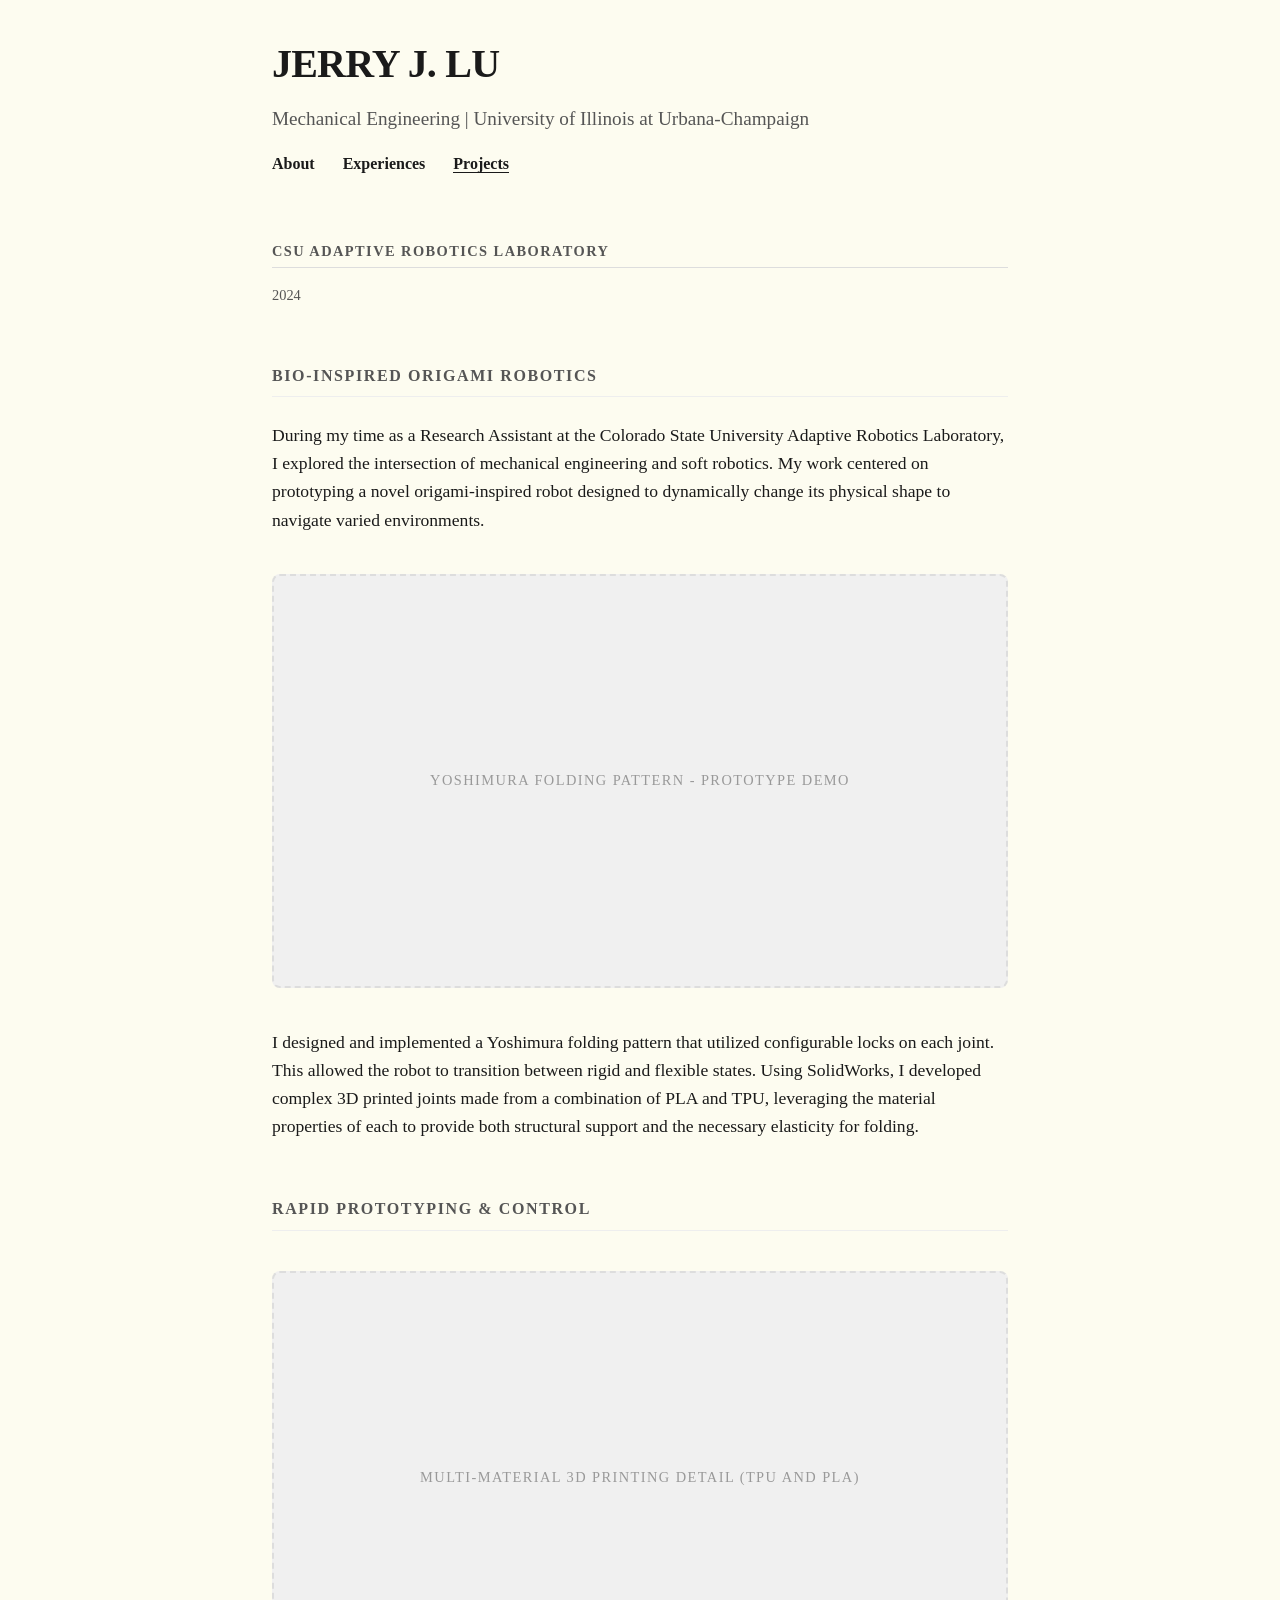
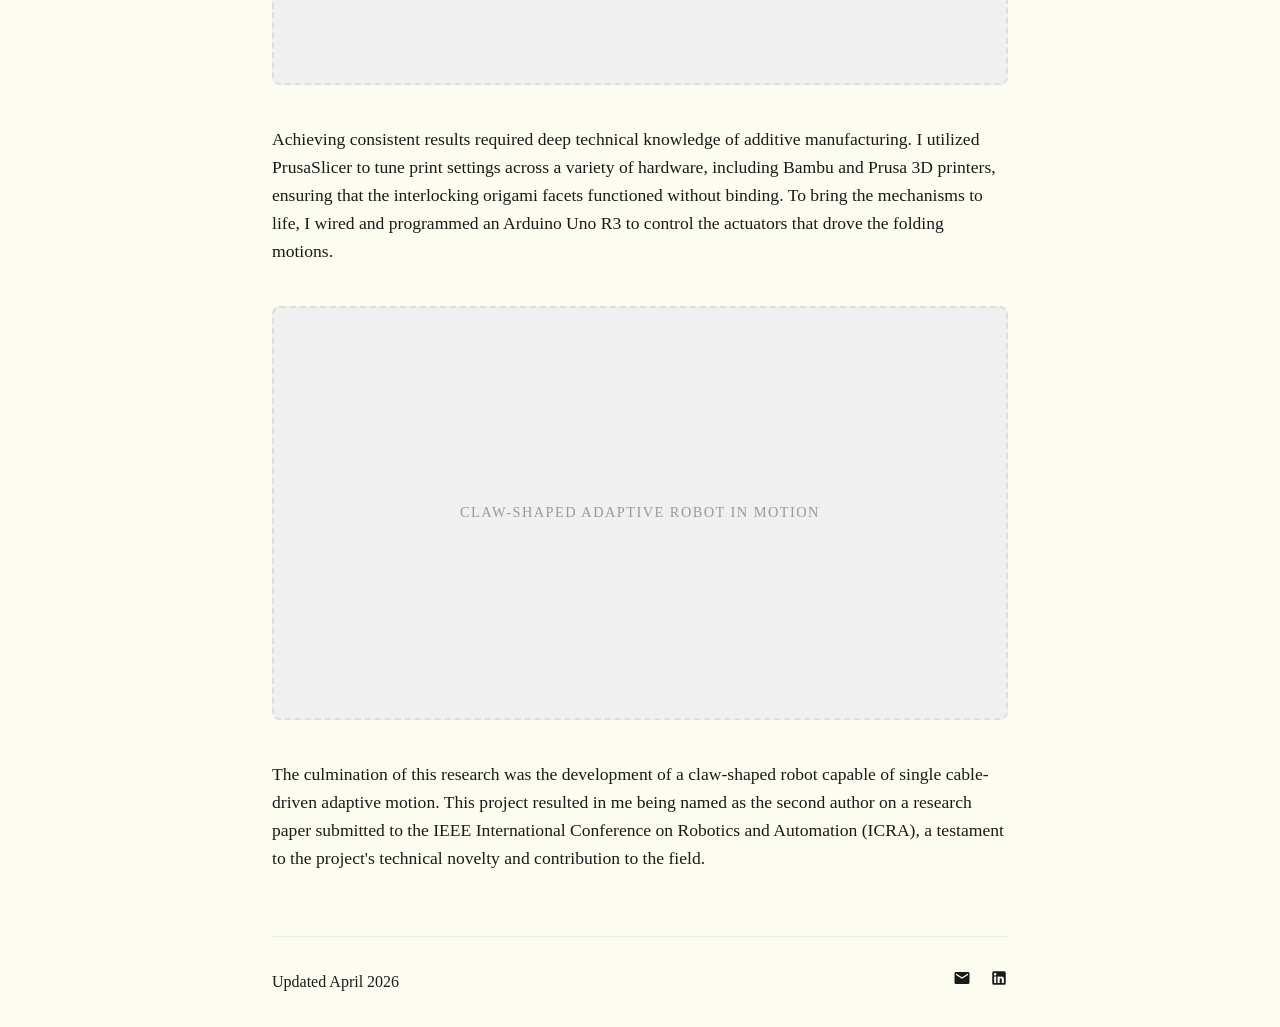
<file: project-robotics.html>
<!DOCTYPE html>
<html lang="en">
<head>
    <meta charset="UTF-8">
    <meta name="viewport" content="width=device-width, initial-scale=1.0">
    <title>CSU Adaptive Robotics Lab | Jerry J. Lu</title>
    <link rel="stylesheet" href="styles.css">
</head>
<body>
    <header>
        <h1>JERRY J. LU</h1>
        <p class="subtitle">Mechanical Engineering | University of Illinois at Urbana-Champaign</p>
        <nav>
            <a href="index.html">About</a>
            <a href="resume.html">Experiences</a>
            <a href="portfolio.html" class="active">Projects</a>
        </nav>
    </header>

    <main class="project-flow">
        <div class="project-header">
            <h2 class="project-title">CSU ADAPTIVE ROBOTICS LABORATORY</h2>
            <p class="date">2024</p>
        </div>

        <section class="project-section">
            <h3>Bio-Inspired Origami Robotics</h3>
            <p>
                During my time as a Research Assistant at the Colorado State University Adaptive Robotics Laboratory, I explored the intersection of mechanical engineering and soft robotics. My work centered on prototyping a novel origami-inspired robot designed to dynamically change its physical shape to navigate varied environments.
            </p>
            <div class="media-placeholder">Yoshimura Folding Pattern - Prototype Demo</div>
            <p>
                I designed and implemented a Yoshimura folding pattern that utilized configurable locks on each joint. This allowed the robot to transition between rigid and flexible states. Using SolidWorks, I developed complex 3D printed joints made from a combination of PLA and TPU, leveraging the material properties of each to provide both structural support and the necessary elasticity for folding.
            </p>
        </section>

        <section class="project-section">
            <h3>Rapid Prototyping & Control</h3>
            <div class="media-placeholder">Multi-Material 3D Printing Detail (TPU and PLA)</div>
            <p>
                Achieving consistent results required deep technical knowledge of additive manufacturing. I utilized PrusaSlicer to tune print settings across a variety of hardware, including Bambu and Prusa 3D printers, ensuring that the interlocking origami facets functioned without binding. To bring the mechanisms to life, I wired and programmed an Arduino Uno R3 to control the actuators that drove the folding motions.
            </p>
            <div class="media-placeholder">Claw-Shaped Adaptive Robot in Motion</div>
            <p>
                The culmination of this research was the development of a claw-shaped robot capable of single cable-driven adaptive motion. This project resulted in me being named as the second author on a research paper submitted to the IEEE International Conference on Robotics and Automation (ICRA), a testament to the project's technical novelty and contribution to the field.
            </p>
        </section>
    </main>

    <footer>
        <p>Updated April 2026</p>
        <div class="footer-links">
            <a href="mailto:JerryJLu@Outlook.com" title="Email">
                <svg class="icon" viewBox="0 0 24 24" xmlns="http://www.w3.org/2000/svg"><path d="M20 4H4c-1.1 0-1.99.9-1.99 2L2 18c0 1.1.9 2 2 2h16c1.1 0 2-.9 2-2V6c0-1.1-.9-2-2-2zm0 4l-8 5-8-5V6l8 5 8-5v2z"/></svg>
            </a>
            <a href="https://linkedin.com/in/jerry-lu2/" target="_blank" title="LinkedIn">
                <svg class="icon" viewBox="0 0 24 24" xmlns="http://www.w3.org/2000/svg"><path d="M19 3a2 2 0 0 1 2 2v14a2 2 0 0 1-2 2H5a2 2 0 0 1-2-2V5a2 2 0 0 1 2-2h14m-.5 15.5v-5.3a3.26 3.26 0 0 0-3.26-3.26c-.85 0-1.84.52-2.32 1.3v-1.11h-2.79v8.37h2.79v-4.93c0-.77.62-1.4 1.39-1.4a1.4 1.4 0 0 1 1.4 1.4v4.93h2.79M6.88 8.56a1.68 1.68 0 0 0 1.68-1.68c0-.93-.75-1.69-1.68-1.69a1.69 1.69 0 0 0-1.69 1.69c0 .93.76 1.68 1.69 1.68m1.39 9.94v-8.37H5.5v8.37h2.77z"/></svg>
            </a>
        </div>
    </footer>
    <script src="script.js"></script>
</body>
</html>
</file>
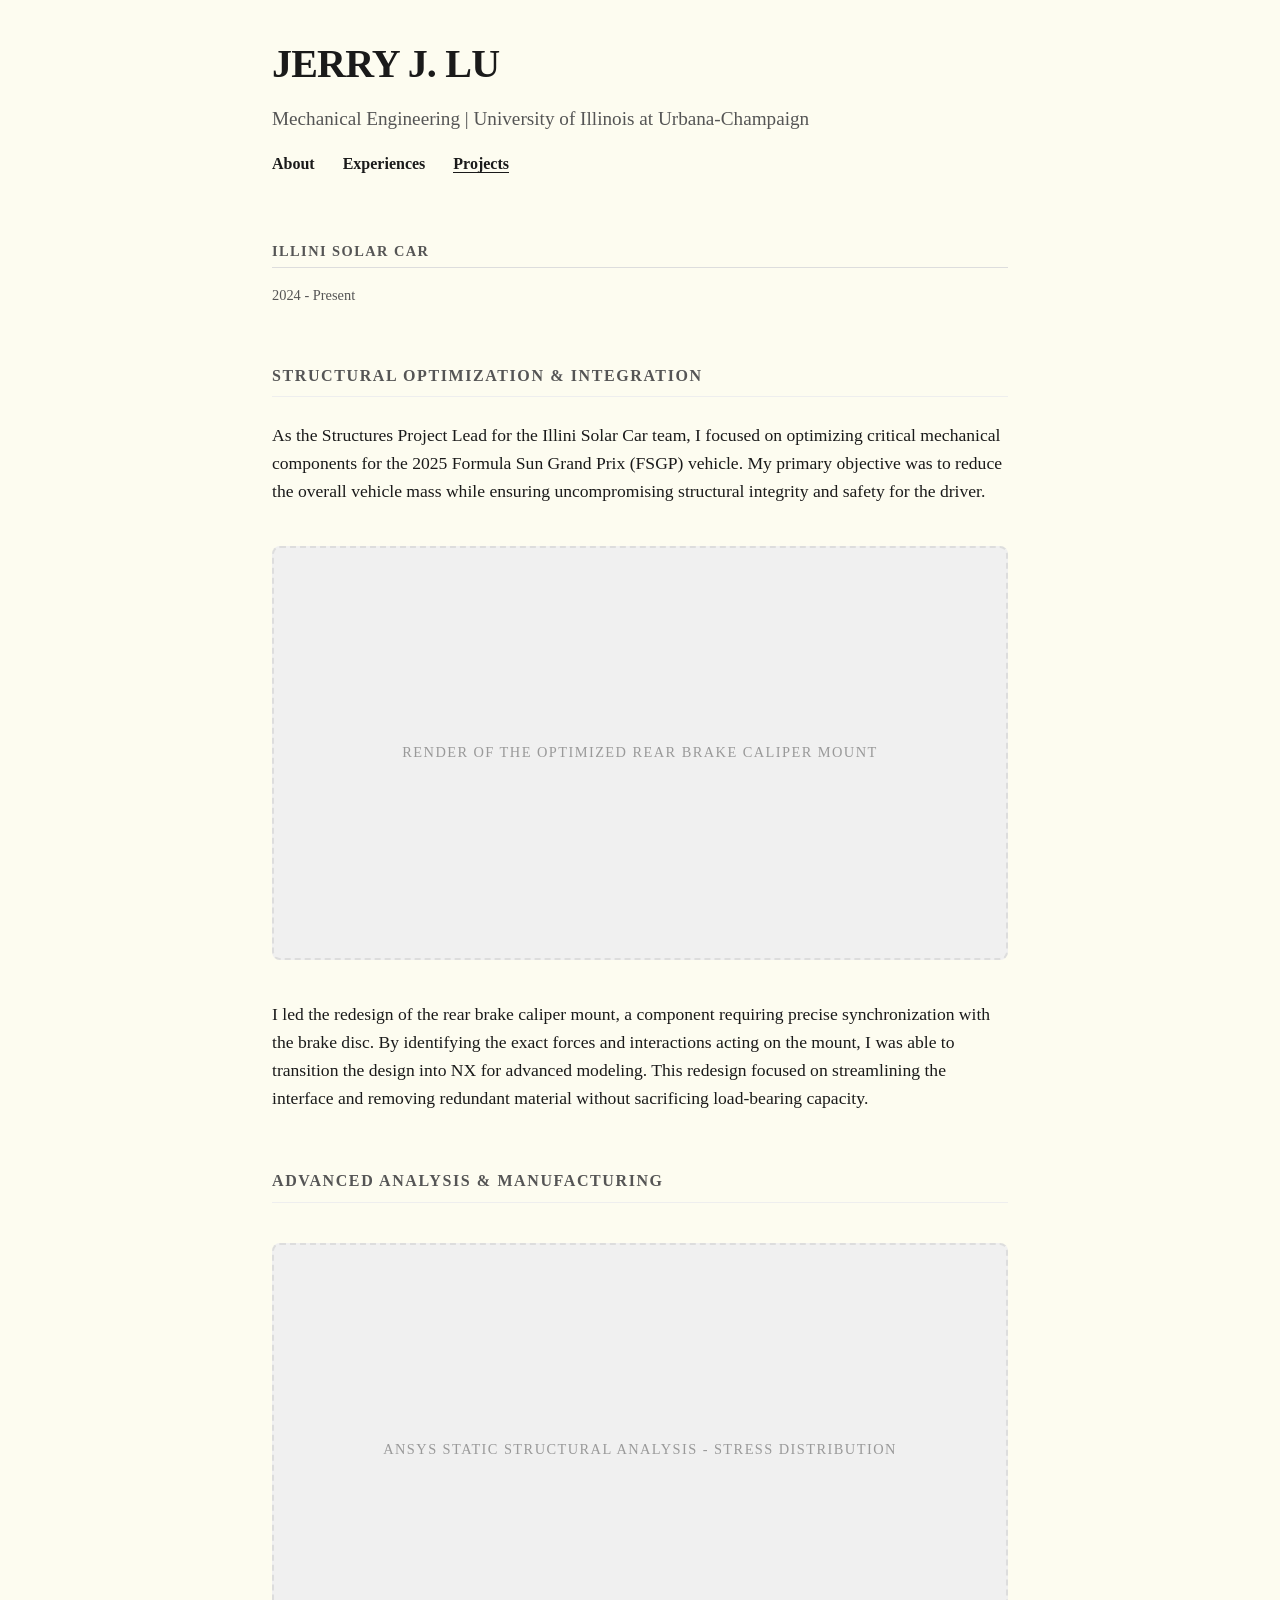
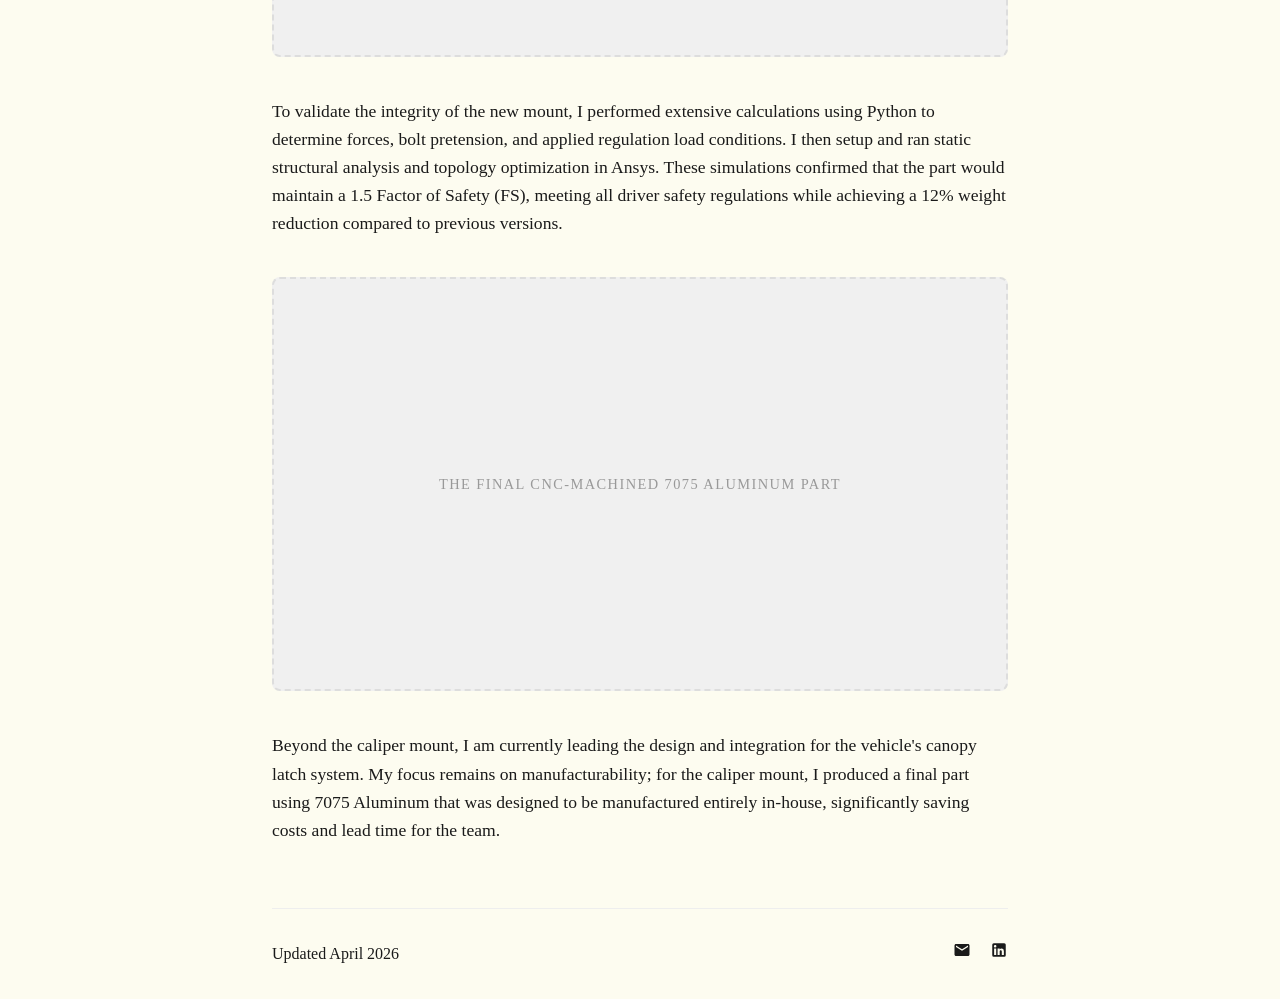
<file: project-solarcar.html>
<!DOCTYPE html>
<html lang="en">
<head>
    <meta charset="UTF-8">
    <meta name="viewport" content="width=device-width, initial-scale=1.0">
    <title>Illini Solar Car | Jerry J. Lu</title>
    <link rel="stylesheet" href="styles.css">
</head>
<body>
    <header>
        <h1>JERRY J. LU</h1>
        <p class="subtitle">Mechanical Engineering | University of Illinois at Urbana-Champaign</p>
        <nav>
            <a href="index.html">About</a>
            <a href="resume.html">Experiences</a>
            <a href="portfolio.html" class="active">Projects</a>
        </nav>
    </header>

    <main class="project-flow">
        <div class="project-header">
            <h2 class="project-title">ILLINI SOLAR CAR</h2>
            <p class="date">2024 - Present</p>
        </div>

        <section class="project-section">
            <h3>Structural Optimization & Integration</h3>
            <p>
                As the Structures Project Lead for the Illini Solar Car team, I focused on optimizing critical mechanical components for the 2025 Formula Sun Grand Prix (FSGP) vehicle. My primary objective was to reduce the overall vehicle mass while ensuring uncompromising structural integrity and safety for the driver.
            </p>
            <div class="media-placeholder">Render of the optimized Rear Brake Caliper Mount</div>
            <p>
                I led the redesign of the rear brake caliper mount, a component requiring precise synchronization with the brake disc. By identifying the exact forces and interactions acting on the mount, I was able to transition the design into NX for advanced modeling. This redesign focused on streamlining the interface and removing redundant material without sacrificing load-bearing capacity.
            </p>
        </section>

        <section class="project-section">
            <h3>Advanced Analysis & Manufacturing</h3>
            <div class="media-placeholder">Ansys Static Structural Analysis - Stress Distribution</div>
            <p>
                To validate the integrity of the new mount, I performed extensive calculations using Python to determine forces, bolt pretension, and applied regulation load conditions. I then setup and ran static structural analysis and topology optimization in Ansys. These simulations confirmed that the part would maintain a 1.5 Factor of Safety (FS), meeting all driver safety regulations while achieving a 12% weight reduction compared to previous versions.
            </p>
            <div class="media-placeholder">The final CNC-machined 7075 Aluminum part</div>
            <p>
                Beyond the caliper mount, I am currently leading the design and integration for the vehicle's canopy latch system. My focus remains on manufacturability; for the caliper mount, I produced a final part using 7075 Aluminum that was designed to be manufactured entirely in-house, significantly saving costs and lead time for the team.
            </p>
        </section>
    </main>

    <footer>
        <p>Updated April 2026</p>
        <div class="footer-links">
            <a href="mailto:JerryJLu@Outlook.com" title="Email">
                <svg class="icon" viewBox="0 0 24 24" xmlns="http://www.w3.org/2000/svg"><path d="M20 4H4c-1.1 0-1.99.9-1.99 2L2 18c0 1.1.9 2 2 2h16c1.1 0 2-.9 2-2V6c0-1.1-.9-2-2-2zm0 4l-8 5-8-5V6l8 5 8-5v2z"/></svg>
            </a>
            <a href="https://linkedin.com/in/jerry-lu2/" target="_blank" title="LinkedIn">
                <svg class="icon" viewBox="0 0 24 24" xmlns="http://www.w3.org/2000/svg"><path d="M19 3a2 2 0 0 1 2 2v14a2 2 0 0 1-2 2H5a2 2 0 0 1-2-2V5a2 2 0 0 1 2-2h14m-.5 15.5v-5.3a3.26 3.26 0 0 0-3.26-3.26c-.85 0-1.84.52-2.32 1.3v-1.11h-2.79v8.37h2.79v-4.93c0-.77.62-1.4 1.39-1.4a1.4 1.4 0 0 1 1.4 1.4v4.93h2.79M6.88 8.56a1.68 1.68 0 0 0 1.68-1.68c0-.93-.75-1.69-1.68-1.69a1.69 1.69 0 0 0-1.69 1.69c0 .93.76 1.68 1.69 1.68m1.39 9.94v-8.37H5.5v8.37h2.77z"/></svg>
            </a>
        </div>
    </footer>
    <script src="script.js"></script>
</body>
</html>
</file>
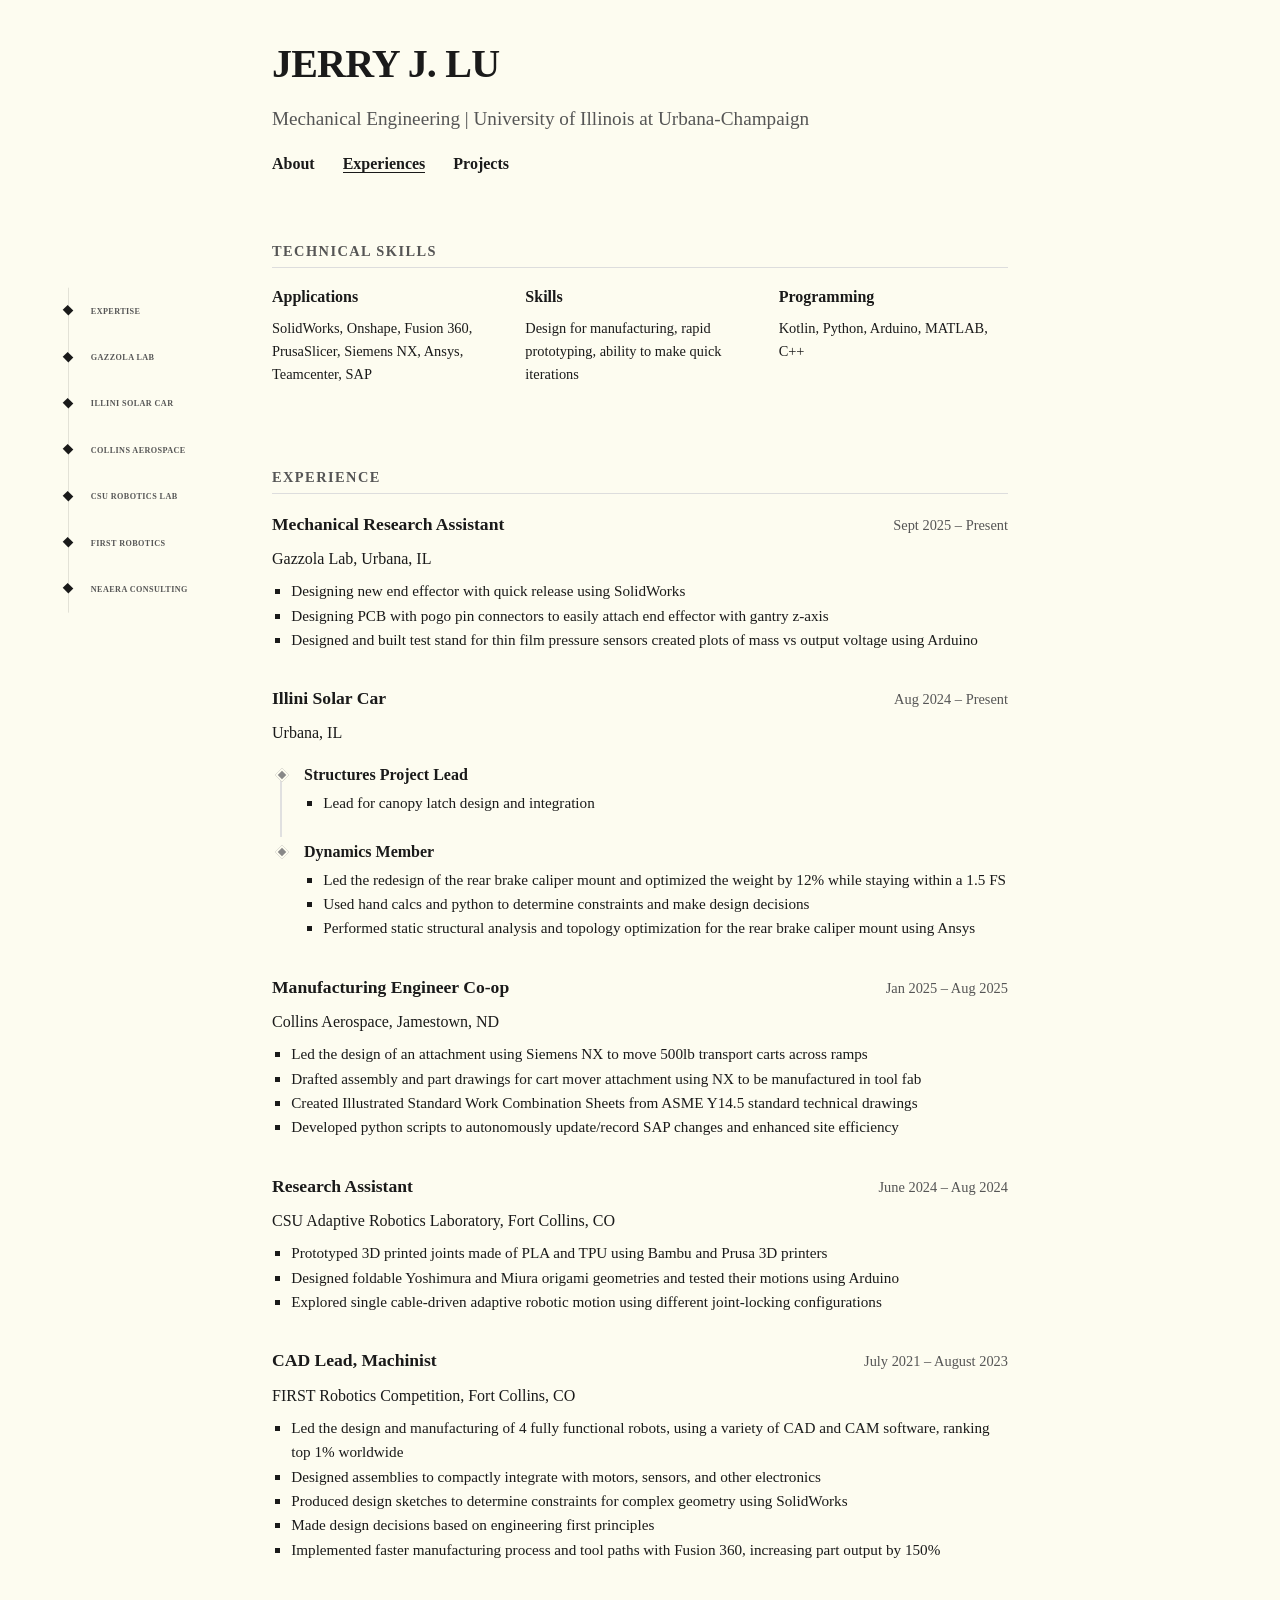
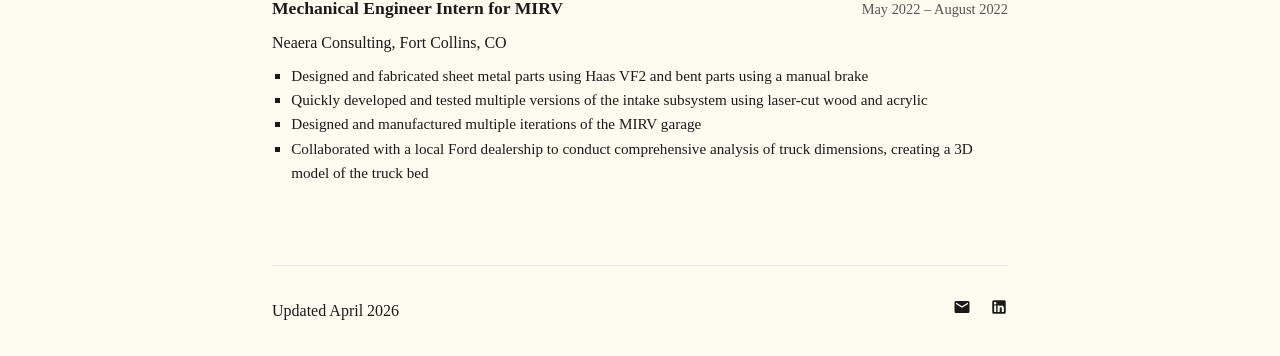
<file: resume.html>
<!DOCTYPE html>
<html lang="en">
<head>
    <meta charset="UTF-8">
    <meta name="viewport" content="width=device-width, initial-scale=1.0">
    <title>Experiences | Jerry J. Lu</title>
    <link rel="stylesheet" href="styles.css">
</head>
<body>
    <nav class="timeline-nav">
        <div class="timeline-line"></div>
        <a href="#skills" class="timeline-dot" data-label="Expertise"></a>
        <a href="#gazzola" class="timeline-dot" data-label="Gazzola Lab"></a>
        <a href="#solarcar" class="timeline-dot" data-label="Illini Solar Car"></a>
        <a href="#collins" class="timeline-dot" data-label="Collins Aerospace"></a>
        <a href="#csu" class="timeline-dot" data-label="CSU Robotics Lab"></a>
        <a href="#frc-cad" class="timeline-dot" data-label="FIRST Robotics"></a>
        <a href="#neaera-intern" class="timeline-dot" data-label="Neaera Consulting"></a>
    </nav>

    <header>
        <h1>JERRY J. LU</h1>
        <p class="subtitle">Mechanical Engineering | University of Illinois at Urbana-Champaign</p>
        <nav>
            <a href="index.html">About</a>
            <a href="resume.html" class="active">Experiences</a>
            <a href="portfolio.html">Projects</a>
        </nav>
    </header>

    <main>
        <section id="skills">
            <h2>Technical Skills</h2>
            <div class="skills-grid">
                <div class="skill-category">
                    <h3>Applications</h3>
                    <p>SolidWorks, Onshape, Fusion 360, PrusaSlicer, Siemens NX, Ansys, Teamcenter, SAP</p>
                </div>
                <div class="skill-category">
                    <h3>Skills</h3>
                    <p>Design for manufacturing, rapid prototyping, ability to make quick iterations</p>
                </div>
                <div class="skill-category">
                    <h3>Programming</h3>
                    <p>Kotlin, Python, Arduino, MATLAB, C++</p>
                </div>
            </div>
        </section>

        <section id="experience">
            <h2>Experience</h2>
            
            <div class="experience-item" id="gazzola">
                <div class="experience-header">
                    <span class="role">Mechanical Research Assistant</span>
                    <span class="date">Sept 2025 – Present</span>
                </div>
                <div class="company">Gazzola Lab, Urbana, IL</div>
                <ul class="details">
                    <li>Designing new end effector with quick release using SolidWorks</li>
                    <li>Designing PCB with pogo pin connectors to easily attach end effector with gantry z-axis</li>
                    <li>Designed and built test stand for thin film pressure sensors created plots of mass vs output voltage using Arduino</li>
                </ul>
            </div>

            <div class="experience-item" id="solarcar">
                <div class="experience-header">
                    <span class="role">Illini Solar Car</span>
                    <span class="date">Aug 2024 – Present</span>
                </div>
                <div class="company">Urbana, IL</div>
                
                <div class="multi-role-group">
                    <div class="sub-role">
                        <span class="sub-role-title">Structures Project Lead</span>
                        <ul class="details">
                            <li>Lead for canopy latch design and integration</li>
                        </ul>
                    </div>
                    
                    <div class="sub-role">
                        <span class="sub-role-title">Dynamics Member</span>
                        <ul class="details">
                            <li>Led the redesign of the rear brake caliper mount and optimized the weight by 12% while staying within a 1.5 FS</li>
                            <li>Used hand calcs and python to determine constraints and make design decisions</li>
                            <li>Performed static structural analysis and topology optimization for the rear brake caliper mount using Ansys</li>
                        </ul>
                    </div>
                </div>
            </div>

            <div class="experience-item" id="collins">
                <div class="experience-header">
                    <span class="role">Manufacturing Engineer Co-op</span>
                    <span class="date">Jan 2025 – Aug 2025</span>
                </div>
                <div class="company">Collins Aerospace, Jamestown, ND</div>
                <ul class="details">
                    <li>Led the design of an attachment using Siemens NX to move 500lb transport carts across ramps</li>
                    <li>Drafted assembly and part drawings for cart mover attachment using NX to be manufactured in tool fab</li>
                    <li>Created Illustrated Standard Work Combination Sheets from ASME Y14.5 standard technical drawings</li>
                    <li>Developed python scripts to autonomously update/record SAP changes and enhanced site efficiency</li>
                </ul>
            </div>

            <div class="experience-item" id="csu">
                <div class="experience-header">
                    <span class="role">Research Assistant</span>
                    <span class="date">June 2024 – Aug 2024</span>
                </div>
                <div class="company">CSU Adaptive Robotics Laboratory, Fort Collins, CO</div>
                <ul class="details">
                    <li>Prototyped 3D printed joints made of PLA and TPU using Bambu and Prusa 3D printers</li>
                    <li>Designed foldable Yoshimura and Miura origami geometries and tested their motions using Arduino</li>
                    <li>Explored single cable-driven adaptive robotic motion using different joint-locking configurations</li>
                </ul>
            </div>

            <div class="experience-item" id="frc-cad">
                <div class="experience-header">
                    <span class="role">CAD Lead, Machinist</span>
                    <span class="date">July 2021 – August 2023</span>
                </div>
                <div class="company">FIRST Robotics Competition, Fort Collins, CO</div>
                <ul class="details">
                    <li>Led the design and manufacturing of 4 fully functional robots, using a variety of CAD and CAM software, ranking top 1% worldwide</li>
                    <li>Designed assemblies to compactly integrate with motors, sensors, and other electronics</li>
                    <li>Produced design sketches to determine constraints for complex geometry using SolidWorks</li>
                    <li>Made design decisions based on engineering first principles</li>
                    <li>Implemented faster manufacturing process and tool paths with Fusion 360, increasing part output by 150%</li>
                </ul>
            </div>

            <div class="experience-item" id="neaera-intern">
                <div class="experience-header">
                    <span class="role">Mechanical Engineer Intern for MIRV</span>
                    <span class="date">May 2022 – August 2022</span>
                </div>
                <div class="company">Neaera Consulting, Fort Collins, CO</div>
                <ul class="details">
                    <li>Designed and fabricated sheet metal parts using Haas VF2 and bent parts using a manual brake</li>
                    <li>Quickly developed and tested multiple versions of the intake subsystem using laser-cut wood and acrylic</li>
                    <li>Designed and manufactured multiple iterations of the MIRV garage</li>
                    <li>Collaborated with a local Ford dealership to conduct comprehensive analysis of truck dimensions, creating a 3D model of the truck bed</li>
                </ul>
            </div>

        </section>
    </main>

    <footer>
        <p>Updated April 2026</p>
        <div class="footer-links">
            <a href="mailto:JerryJLu@Outlook.com" title="Email">
                <svg class="icon" viewBox="0 0 24 24" xmlns="http://www.w3.org/2000/svg"><path d="M20 4H4c-1.1 0-1.99.9-1.99 2L2 18c0 1.1.9 2 2 2h16c1.1 0 2-.9 2-2V6c0-1.1-.9-2-2-2zm0 4l-8 5-8-5V6l8 5 8-5v2z"/></svg>
            </a>
            <a href="https://linkedin.com/in/jerry-lu2/" target="_blank" title="LinkedIn">
                <svg class="icon" viewBox="0 0 24 24" xmlns="http://www.w3.org/2000/svg"><path d="M19 3a2 2 0 0 1 2 2v14a2 2 0 0 1-2 2H5a2 2 0 0 1-2-2V5a2 2 0 0 1 2-2h14m-.5 15.5v-5.3a3.26 3.26 0 0 0-3.26-3.26c-.85 0-1.84.52-2.32 1.3v-1.11h-2.79v8.37h2.79v-4.93c0-.77.62-1.4 1.39-1.4a1.4 1.4 0 0 1 1.4 1.4v4.93h2.79M6.88 8.56a1.68 1.68 0 0 0 1.68-1.68c0-.93-.75-1.69-1.68-1.69a1.69 1.69 0 0 0-1.69 1.69c0 .93.76 1.68 1.69 1.68m1.39 9.94v-8.37H5.5v8.37h2.77z"/></svg>
            </a>
        </div>
    </footer>
    <script src="script.js"></script>
</body>
</html>
</file>
<file: styles.css>
html {
  scroll-behavior: smooth;
}

:root {
  --bg-color: #fdfcf0;
  --text-color: #1a1a1a;
  --accent-color: #555;
  --font-main: "Times New Roman", Times, serif;
  --spacing: 2rem;
}

* {
  margin: 0;
  padding: 0;
  box-sizing: border-box;
}

body {
  background-color: var(--bg-color);
  color: var(--text-color);
  font-family: var(--font-main);
  line-height: 1.6;
  padding: var(--spacing);
  max-width: 800px;
  margin: 0 auto;
}

/* Floating Timeline Nav */
.timeline-nav {
  position: fixed;
  left: 4rem;
  top: 50%;
  transform: translateY(-50%);
  display: flex;
  flex-direction: column;
  align-items: center;
  z-index: 100;
  opacity: 0;
  pointer-events: none;
  transition: opacity 0.5s ease;
}

.timeline-nav.visible {
  opacity: 1;
  pointer-events: auto;
}

.timeline-line {
  position: absolute;
  width: 1px;
  height: 100%;
  background: rgba(0,0,0,0.1);
  z-index: -1;
}

.timeline-dot {
  width: 8px;
  height: 8px;
  margin: 1.2rem 0;
  position: relative;
  cursor: pointer;
}

.timeline-dot::before {
  content: "";
  position: absolute;
  top: 0;
  left: 0;
  width: 100%;
  height: 100%;
  background: var(--text-color);
  transform: rotate(45deg);
  transition: transform 0.2s cubic-bezier(0.175, 0.885, 0.32, 1.275);
}

.timeline-dot:hover::before {
  transform: rotate(45deg) scale(1.4);
}

.timeline-dot::after {
  content: attr(data-label);
  position: absolute;
  left: 20px; 
  top: 50%;
  transform: translateY(-50%) scale(0.85); 
  transform-origin: left center;
  white-space: nowrap;
  font-size: 0.6rem;
  font-weight: 600;
  text-transform: uppercase;
  letter-spacing: 0.05em;
  opacity: 1;
  transition: transform 0.2s cubic-bezier(0.175, 0.885, 0.32, 1.275), opacity 0.2s;
  pointer-events: auto; /* Allow hover on text */
  background: var(--bg-color);
  padding: 2px 8px;
  color: var(--accent-color);
}

.timeline-dot:hover::after {
  transform: translateY(-50%) scale(1.1);
}

header {
  margin-bottom: calc(var(--spacing) * 2);
}

h1 {
  font-size: 2.5rem;
  font-weight: 700;
  letter-spacing: -0.02em;
  margin-bottom: 0.5rem;
}

.subtitle {
  font-size: 1.2rem;
  color: var(--accent-color);
  margin-bottom: 1rem;
}

nav {
  margin-bottom: var(--spacing);
}

nav a {
  color: var(--text-color);
  text-decoration: none;
  font-weight: 600;
  margin-right: 1.5rem;
  border-bottom: 1px solid transparent;
}

nav a:hover {
  border-bottom: 1px solid var(--text-color);
}

nav a.active {
  border-bottom: 1px solid var(--text-color);
}

footer {
  display: flex;
  justify-content: space-between;
  align-items: center;
  border-top: 1px solid #eee;
  padding-top: 2rem;
  margin-top: 4rem;
}

.footer-links {
  display: flex;
  gap: 1.2rem;
  align-items: center;
}

.icon {
  width: 18px;
  height: 18px;
  fill: var(--text-color);
  transition: opacity 0.2s;
}

.icon:hover {
  opacity: 0.6;
}

section {
  margin-bottom: calc(var(--spacing) * 2.5);
}

h2 {
  font-size: 0.9rem;
  text-transform: uppercase;
  letter-spacing: 0.1em;
  margin-bottom: 1rem;
  color: var(--accent-color);
  border-bottom: 1px solid #ddd;
  padding-bottom: 0.2rem;
}

.summary {
  font-size: 1.1rem;
  margin-bottom: var(--spacing);
}

.skills-grid {
  display: grid;
  grid-template-columns: repeat(auto-fit, minmax(200px, 1fr));
  gap: 1.5rem;
}

.skill-category h3 {
  font-size: 1rem;
  margin-bottom: 0.5rem;
}

.skill-category p {
  font-size: 0.9rem;
}

.experience-item, .education-item {
  margin-bottom: 2rem;
}

.education-header {
  display: flex;
  justify-content: space-between;
  align-items: baseline;
  margin-bottom: 0.5rem;
}

.university {
  font-weight: 700;
  font-size: 1.1rem;
}

.degree-info {
  font-weight: 500;
  margin-bottom: 0.2rem;
}

.minor-info {
  font-style: italic;
  font-size: 0.95rem;
  color: var(--accent-color);
}

/* Project Detail Pages - Single Column Flow */
.project-flow {
  max-width: 800px;
  margin: 2rem auto;
}

.project-section {
  margin-bottom: 3rem;
}

.project-section p {
  margin-bottom: 1.5rem;
  font-size: 1.1rem;
}

.project-flow h3 {
  font-size: 1rem;
  text-transform: uppercase;
  letter-spacing: 0.1em;
  color: var(--accent-color);
  margin-top: 3.5rem;
  margin-bottom: 1.5rem;
  border-bottom: 1px solid #eee;
  padding-bottom: 0.5rem;
}

/* Project Detail Pages (Grid Version) */
.project-container {
  display: grid;
  grid-template-columns: 1fr 1fr;
  gap: 3rem;
  margin-top: 2rem;
}

@media (max-width: 800px) {
  .project-container {
    grid-template-columns: 1fr;
  }
}

.project-details h3 {
  font-size: 0.9rem;
  text-transform: uppercase;
  letter-spacing: 0.1em;
  color: var(--accent-color);
  margin-top: 2rem;
  margin-bottom: 0.75rem;
  border-bottom: 1px solid #eee;
  padding-bottom: 0.2rem;
}

.project-details h3:first-child {
  margin-top: 0;
}

.project-details ul {
  list-style: square;
  padding-left: 1.2rem;
  margin-bottom: 1.5rem;
}

.project-details li {
  margin-bottom: 0.5rem;
  font-size: 1rem;
}

.project-media {
  display: flex;
  flex-direction: column;
  gap: 1.5rem;
}

.media-placeholder, .project-media-item {
  width: 100%;
  aspect-ratio: 16/9;
  background-color: #f0f0f0;
  border-radius: 8px;
  display: flex;
  align-items: center;
  justify-content: center;
  color: #999;
  font-size: 0.9rem;
  text-transform: uppercase;
  letter-spacing: 0.1em;
  margin: 2.5rem 0;
}

.media-placeholder {
  border: 2px dashed #ddd;
}

.project-media-item {
  border: none;
  object-fit: cover;
}

.back-link {
  display: inline-flex;
  align-items: center;
  gap: 0.5rem;
  text-decoration: none;
  color: var(--accent-color);
  font-weight: 600;
  font-size: 0.9rem;
  margin-bottom: 2rem;
  transition: color 0.2s;
}

.back-link:hover {
  color: var(--text-color);
}

.portfolio-title {
  font-size: 1.5rem;
  font-weight: 800;
  display: block;
  margin-bottom: 0.5rem;
  text-decoration: none;
  color: var(--text-color);
  transition: color 0.2s;
}

.portfolio-title:hover {
  color: var(--accent-color);
}

.multi-role-group {
  margin-top: 1rem;
  padding-left: 0.5rem;
}

.sub-role {
  position: relative;
  padding-left: 1.5rem;
  margin-bottom: 1.5rem;
}

.sub-role::before {
  content: "";
  position: absolute;
  left: 0;
  top: 8px;
  bottom: -22px; /* Connect to next dot */
  width: 2px;
  background: #e0e0e0;
}

.sub-role:last-child::before {
  display: none; /* No line after the last role */
}

.sub-role::after {
  content: "";
  position: absolute;
  left: -3px;
  top: 8px;
  width: 6px;
  height: 6px;
  background: #888;
  border: 2px solid var(--bg-color);
  transform: rotate(45deg);
}

.sub-role-title {
  font-weight: 600;
  font-size: 1rem;
  margin-bottom: 0.2rem;
  display: block;
}

.experience-header {
  display: flex;
  justify-content: space-between;
  align-items: baseline;
  margin-bottom: 0.5rem;
}

.role {
  font-weight: 700;
  font-size: 1.1rem;
}

.date {
  font-size: 0.9rem;
  color: var(--accent-color);
}

.company {
  font-weight: 500;
  margin-bottom: 0.5rem;
}

ul.details {
  list-style: square;
  padding-left: 1.2rem;
  font-size: 0.95rem;
}

/* Portfolio Specific */
.portfolio-list {
  list-style: none;
}

.portfolio-item {
  margin-bottom: 3rem;
  border-bottom: 1px solid #eee;
  padding-bottom: 1.5rem;
}

.portfolio-item:last-child {
  border-bottom: none;
}

.portfolio-title {
  font-size: 1.5rem;
  font-weight: 800;
  display: block;
  margin-bottom: 0.5rem;
  text-decoration: none;
  color: var(--text-color);
}

.portfolio-description {
  font-size: 1rem;
  margin-bottom: 0.75rem;
}

.portfolio-meta {
  font-size: 0.8rem;
  text-transform: uppercase;
  letter-spacing: 0.05em;
  color: var(--accent-color);
}

@media (max-width: 1200px) {
  .timeline-nav {
    display: none;
  }
}

@media (max-width: 600px) {
  body {
    padding: 1rem;
  }
  
  .experience-header {
    flex-direction: column;
  }
}
</file>
